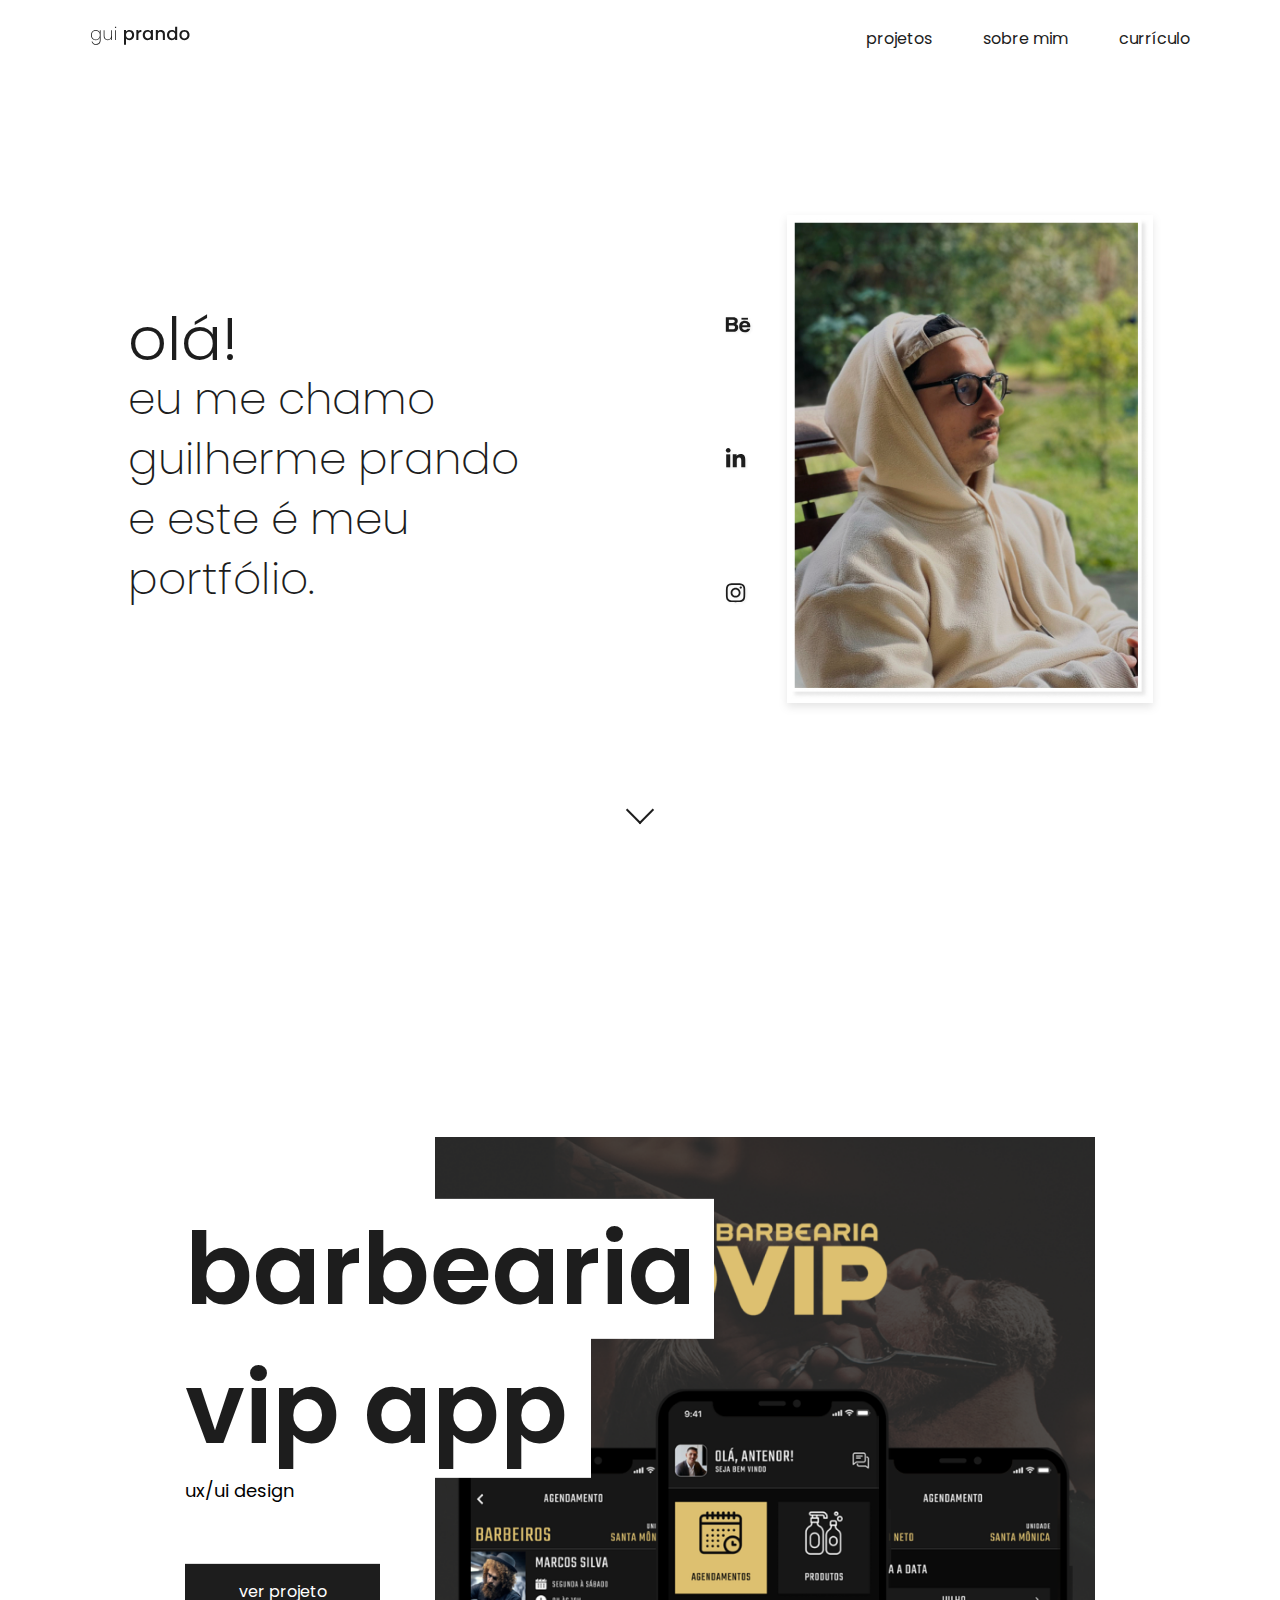
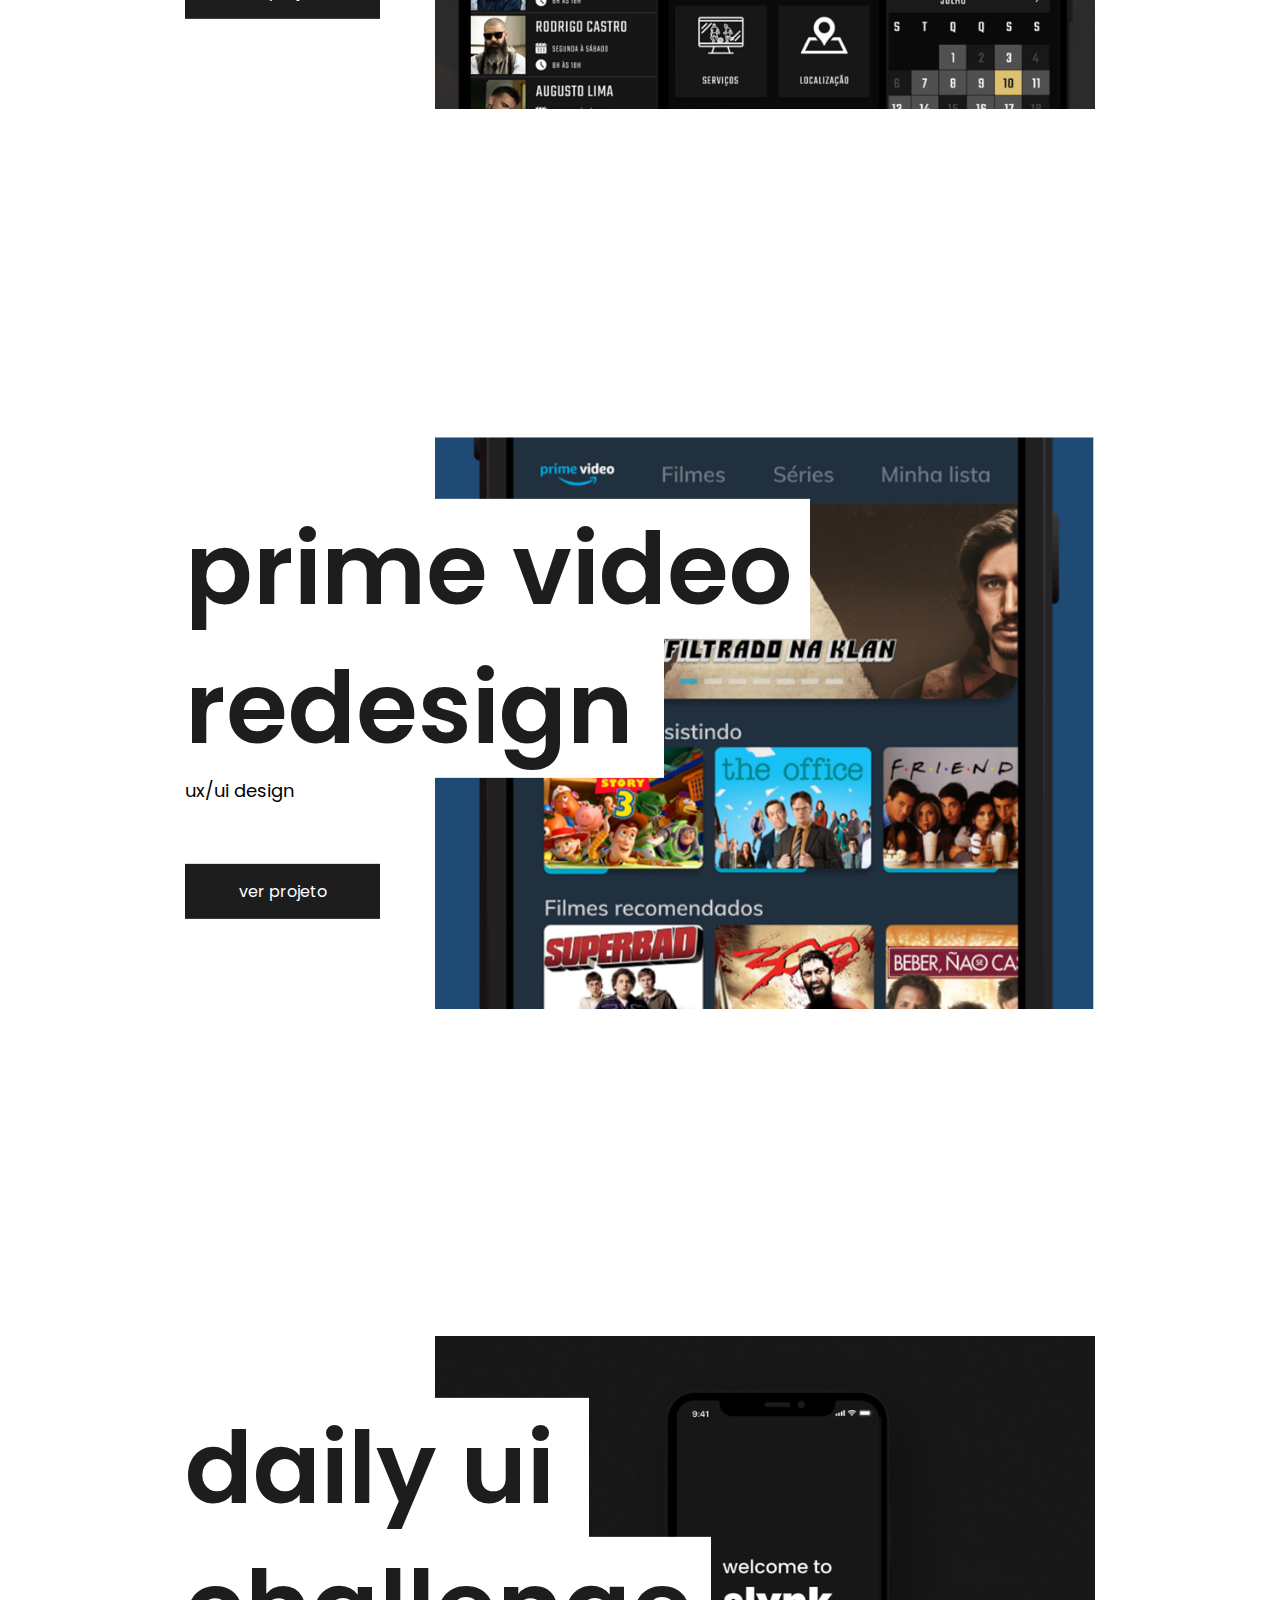
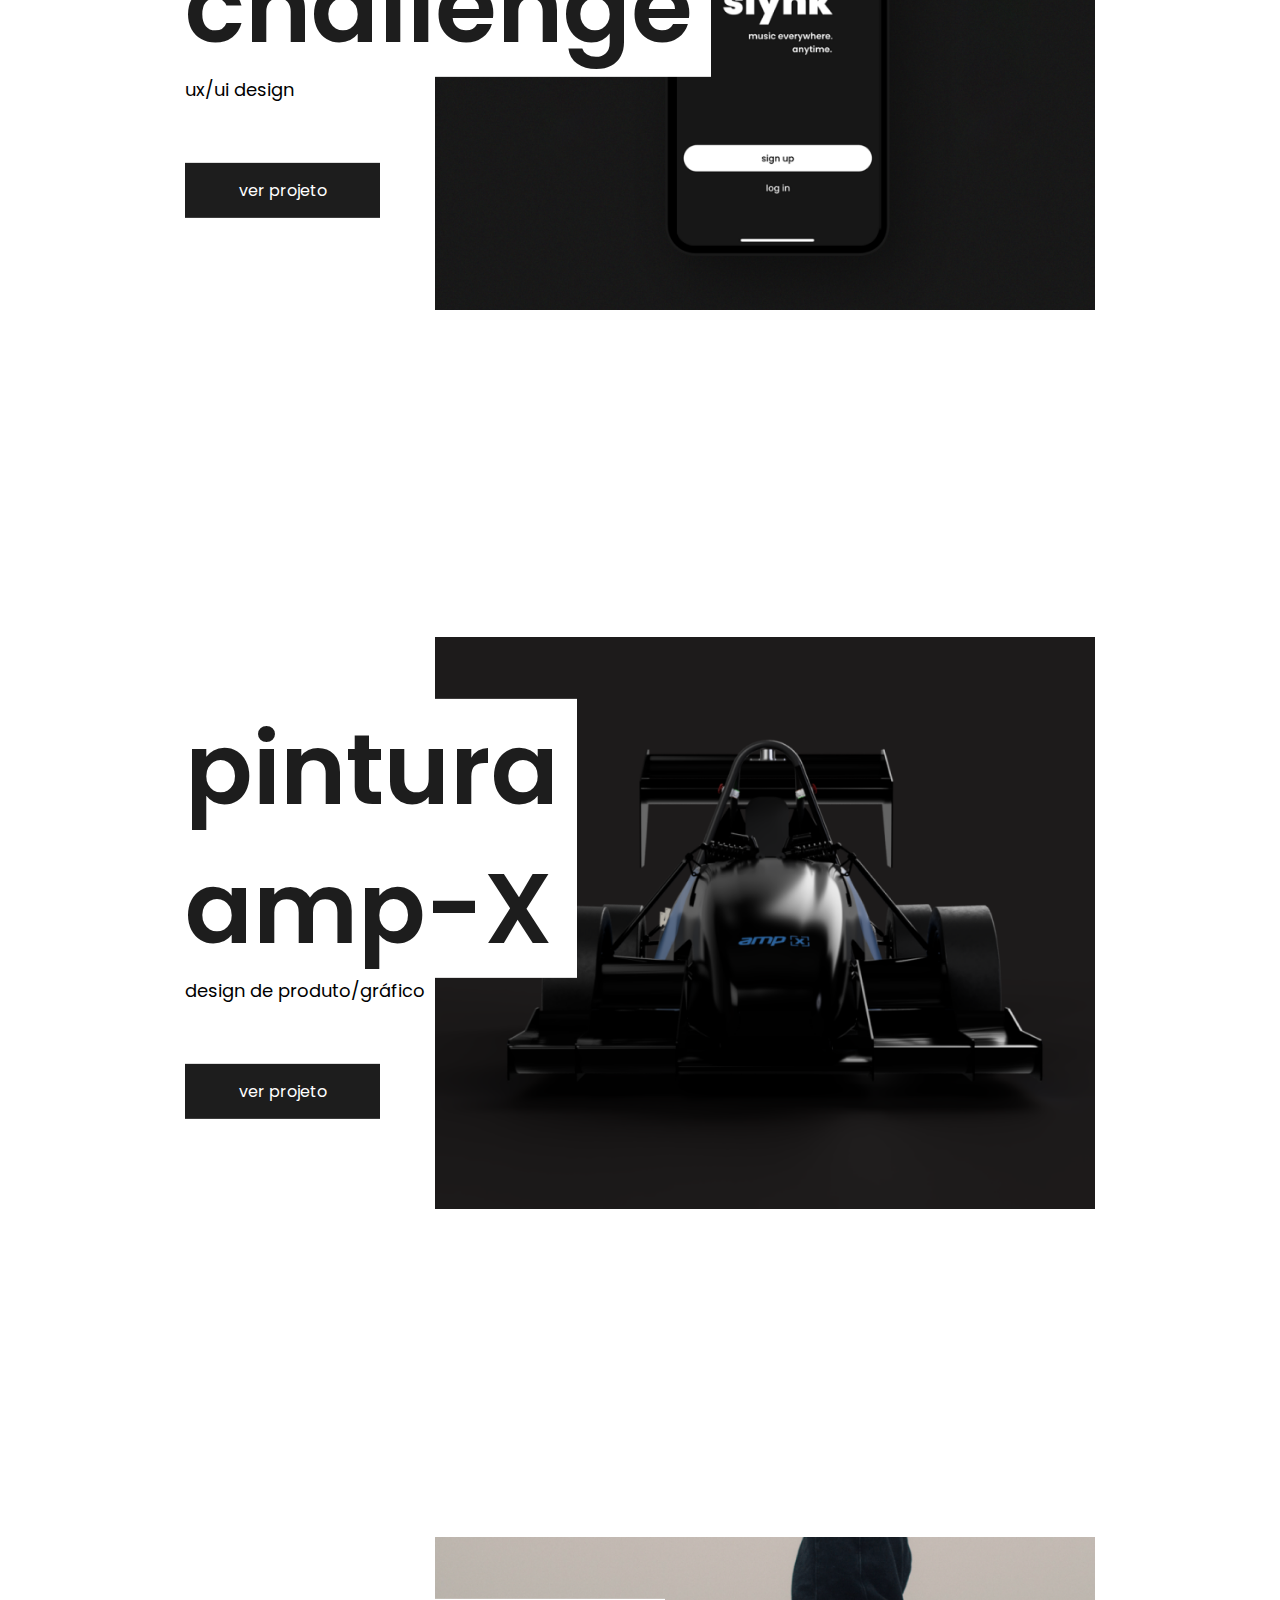
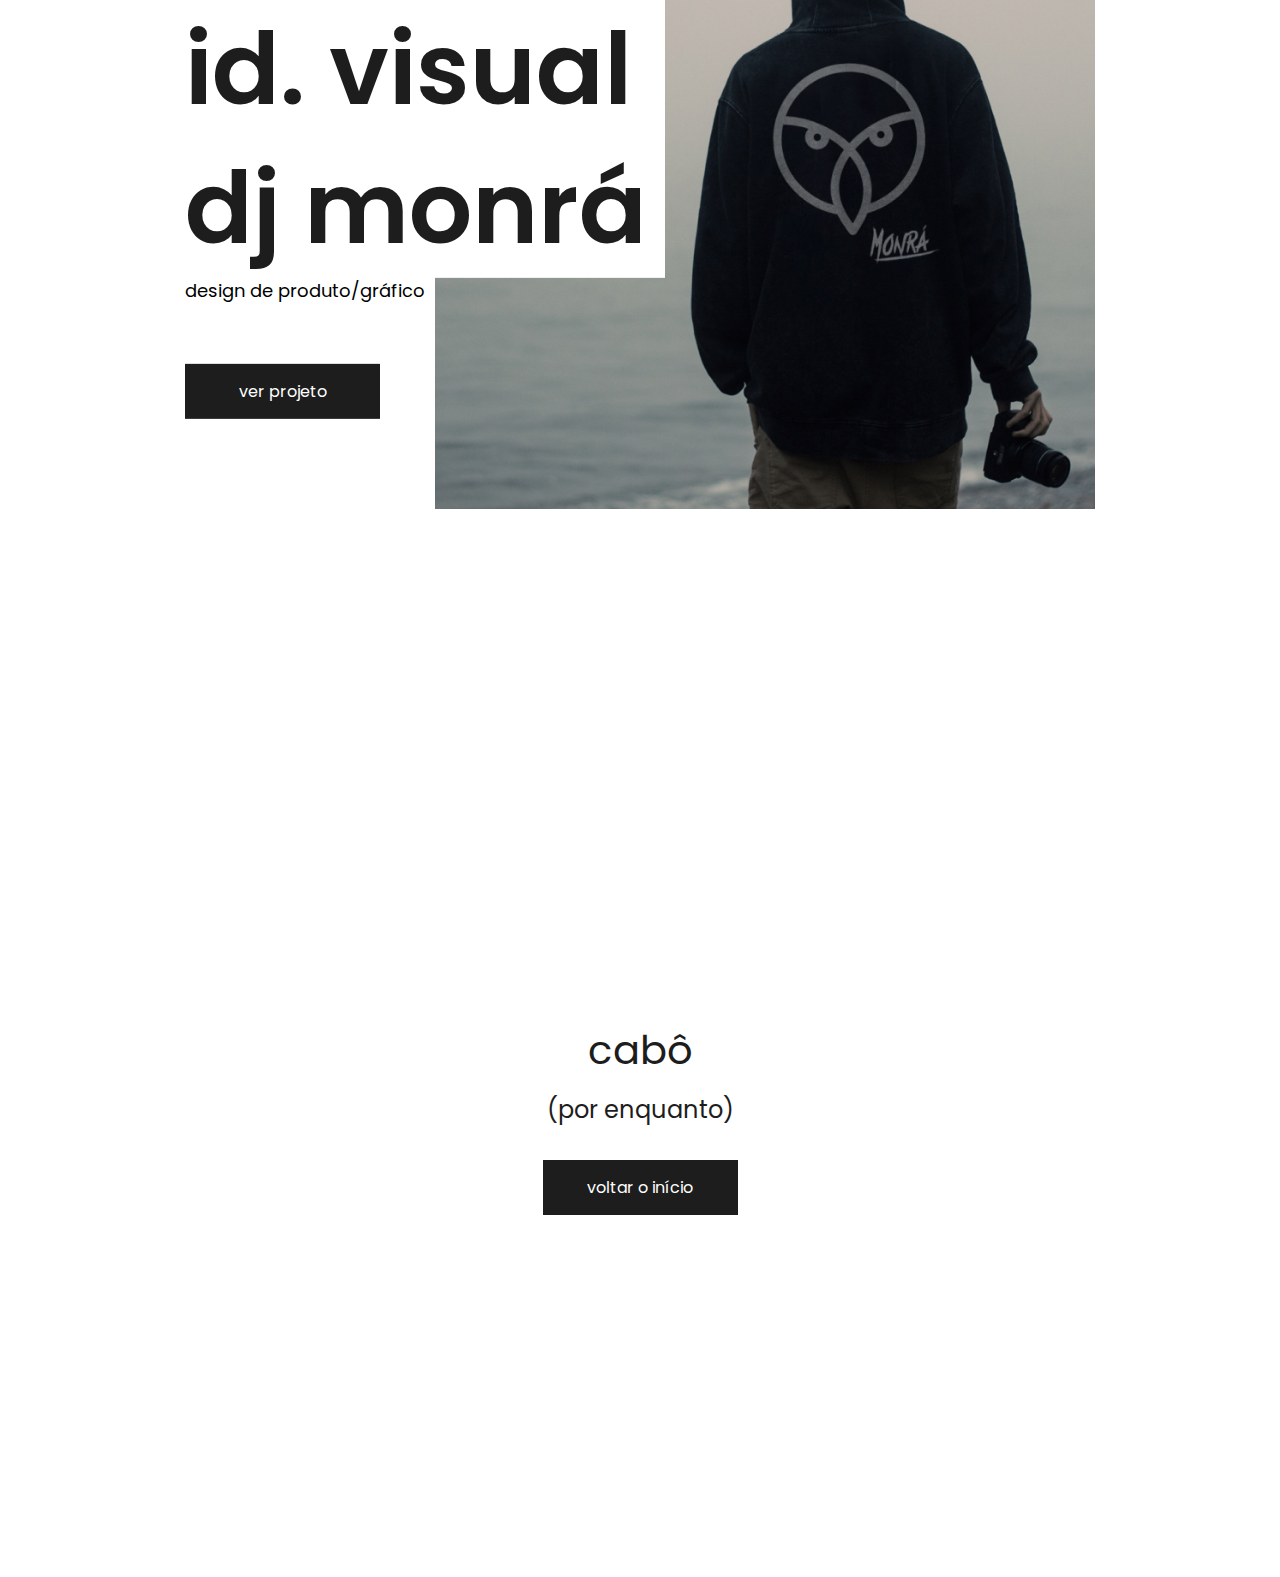
<file: index.html>
<!DOCTYPE html>
<html lang="pt-br">
<head>
    <meta charset="UTF-8">
    <meta name="viewport" content="width=device-width, initial-scale=1.0">
    <meta http-equiv="X-UA-Compatible" content="ie=edge">
    <link rel="stylesheet" type="text/css" href="./styles/style.css" media="screen" />
    <link rel="preconnect" href="https://fonts.gstatic.com">
    <link href="https://fonts.googleapis.com/css2?family=Poppins:ital,wght@0,100;0,200;0,300;0,400;0,500;0,600;0,700;0,800;0,900;1,100;1,200;1,300;1,400;1,500;1,600;1,700;1,800;1,900&display=swap" rel="stylesheet">
    <title>gui prando - ux/ui designer</title>
</head>
<body>
    <header> 
        <div class="container">
            <div class="logo">
                <a class="gui-logo" href="./index.html"> <img src="./img/img-perfil/gui prando.svg"> </a> 
            </div>
            <div class="menu">
                <div class="hamburger max-hamburger"></div>
            </div>
            <nav class="nav-bar max-nav">
                <ul>
                    <li><a href="#barbearia">projetos</a></li>
                    <li><a href="telas/projetos/sobre-mim.html">sobre mim</a></li>
                    <li><a target="_blank" href="https://drive.google.com/file/d/1qcm1auyBvw_4OjK1jBtsup6i3apD1RJL/view?usp=sharing">currículo</a></li>
                        <div class="redes-sociais-cel"> 
                            <a target="_blank" href="https://www.behance.net/guilhermeprando"> <img class="img-behance" src="./img/redes-sociais/behance.svg"> </a>
                            <a target="_blank" href="https://www.linkedin.com/in/guilhermeprando">  <img class="img-linkedin" src="./img/redes-sociais/linkedin.svg"> </a>
                            <a target="_blank" href="https://www.instagram.com/gui.gilmar"> <img class="img-instagram" src="./img/redes-sociais/instagram.svg"> </a>
                        </div>
                </ul>
            </nav>
        </div>
    </header>
       <section class="ghost"></section>
        <main>
            <section id="hello" class="hello">
                <div class="main-hello">
                    <div class="main-hello-wrapper"> 
                        <h1 class="h1-principal">
                        olá!
                        </h1>
                        <h2> 
                            eu me chamo guilherme prando e este é meu portfólio.
                        </h2> 
                    </div>                
                    <div class="redes-foto">
                        <div class="redes-sociais"> 
                            <a target="_blank" href="https://www.behance.net/guilhermeprando"> <img class="img-behance" src="./img/redes-sociais/behance.svg"> </a>
                            <a target="_blank" href="https://www.linkedin.com/in/guilhermeprando">  <img class="img-linkedin" src="./img/redes-sociais/linkedin.svg"> </a>
                            <a target="_blank" href="https://www.instagram.com/gui.gilmar"> <img class="img-instagram" src="./img/redes-sociais/instagram.svg"> </a>
                        </div>
                        <img class= "img-gui" id="img-gui" src="./img/img-perfil/img-gui-perfil.jpg">
                    </div>
                </div>
                        <div class="arrow">
                            <span></span>   
                        </div>
            </section>

           <section id="barbearia">
                <div class="main2">
                    <div>
                        <img class="img-work" src="./img/img-thumb/vip.png" alt="Barbearia Vip" onclick="location.href='./telas/projetos/barbearia-vip.html'">
                    </div>
                    <div class="work-text"> 
                        <div class="work-text-wrapper">
                            <h1 class="h1-work-title top-text" onclick="location.href='./telas/projetos/barbearia-vip.html'">
                                barbearia
                            </h1>
                            <h1 class="h1-work-title bottom-text" onclick="location.href='./telas/projetos/barbearia-vip.html'">
                                vip app
                            </h1>
                        <div class="work-subheader">
                            <p class="p-work">ux/ui design</p>
                            <button class="ver-button" onclick="location.href='./telas/projetos/barbearia-vip.html'">
                                ver projeto
                            </button>
                        </div>
                        </div>
                    </div>
                </div>
            </section>

            <section id="prime">
                <div class="main2">
                    <div>
                        <img class="img-work" src="./img/img-thumb/amazon.png" alt="Barbearia Vip" onclick="location.href='./telas/projetos/amazon-prime.html'">
                    </div>
                    <div class="work-text"> 
                        <div class="work-text-wrapper">
                            <h1 class="h1-work-title top-text" onclick="location.href='./telas/projetos/amazon-prime.html'">
                                prime video
                            </h1>
                            <h1 class="h1-work-title bottom-text" onclick="location.href='./telas/projetos/amazon-prime.html'">
                                redesign
                            </h1>
                        <div class="work-subheader">
                            <p class="p-work">ux/ui design</p>
                            <button class="ver-button" onclick="location.href='./telas/projetos/amazon-prime.html'">
                                ver projeto
                            </button>
                        </div>
                        </div>
                    </div>
                </div>
            </section>

            <section id="daily">
                <div class="main2">
                    <div>
                        <img class="img-work" src="./img/img-thumb/daily.png" alt="Daily" onclick="location.href='./telas/projetos/dailyui.html'">
                    </div>
                    <div class="work-text"> 
                        <div class="work-text-wrapper">
                            <h1 class="h1-work-title bottom-text" onclick="location.href='./telas/projetos/barbearia-vip.html'">
                                daily ui
                            </h1>
                            <h1 class="h1-work-title top-text" onclick="location.href='./telas/projetos/barbearia-vip.html'">
                                challenge
                            </h1>
                        <div class="work-subheader">
                            <p class="p-work">ux/ui design</p>
                            <button class="ver-button" onclick="location.href='./telas/projetos/dailyui.html'">
                                ver projeto
                            </button>
                        </div>
                        </div>
                    </div>
                </div>
            </section>

            <section id="ampera">
                <div class="main2">
                    <div>
                        <img class="img-work" src="./img/img-thumb/amp.png" alt="Amp" onclick="location.href='./telas/projetos/amp.html'">
                    </div>
                    <div class="work-text"> 
                        <div class="work-text-wrapper">
                            <h1 class="h1-work-title top-text" onclick="location.href='./telas/projetos/barbearia-vip.html'">
                                pintura
                            </h1>
                            <h1 class="h1-work-title bottom-text-bigger" onclick="location.href='./telas/projetos/barbearia-vip.html'">
                                amp-X
                            </h1>
                        <div class="work-subheader">
                            <p class="p-work-bigger">
                                design de produto/gráfico
                            </p>
                            <button class="ver-button" onclick="location.href='./telas/projetos/amp.html'">
                                ver projeto
                            </button>
                        </div>
                        </div>
                    </div>
                </div>
            </section>

            <section id="monra">
                <div class="main2">
                    <div>
                        <img class="img-work" src="./img/img-thumb/monra.png" alt="Monra" onclick="location.href='./telas/projetos/monra.html'">
                    </div>
                    <div class="work-text"> 
                        <div class="work-text-wrapper">
                            <h1 class="h1-work-title top-text" onclick="location.href='./telas/projetos/barbearia-vip.html'">
                                id. visual
                            </h1>
                            <h1 class="h1-work-title bottom-text-bigger" onclick="location.href='./telas/projetos/barbearia-vip.html'">
                                dj monrá
                            </h1>
                        <div class="work-subheader">
                            <p class="p-work-bigger">
                                design de produto/gráfico
                            </p>
                            <button class="ver-button" onclick="location.href='./telas/projetos/monra.html'">
                                ver projeto
                            </button>
                        </div>
                        </div>
                    </div>
                </div>
            </section>
            <section id="cabo">
                <div class="text-container">
                    <h1 class="h1-cabo">
                            cabô
                    </h1>
                    <h1 class="h1-por-enquanto">
                            (por enquanto)
                    </h1>
                    <button class="ver-button-fim" onclick="location.href='#hello'">
                            voltar o início
                    </button>
                </div>
            </section>
        </main>
        <script type="text/javascript" src="scripts/script.js"></script>
</body>
</html>
</file>
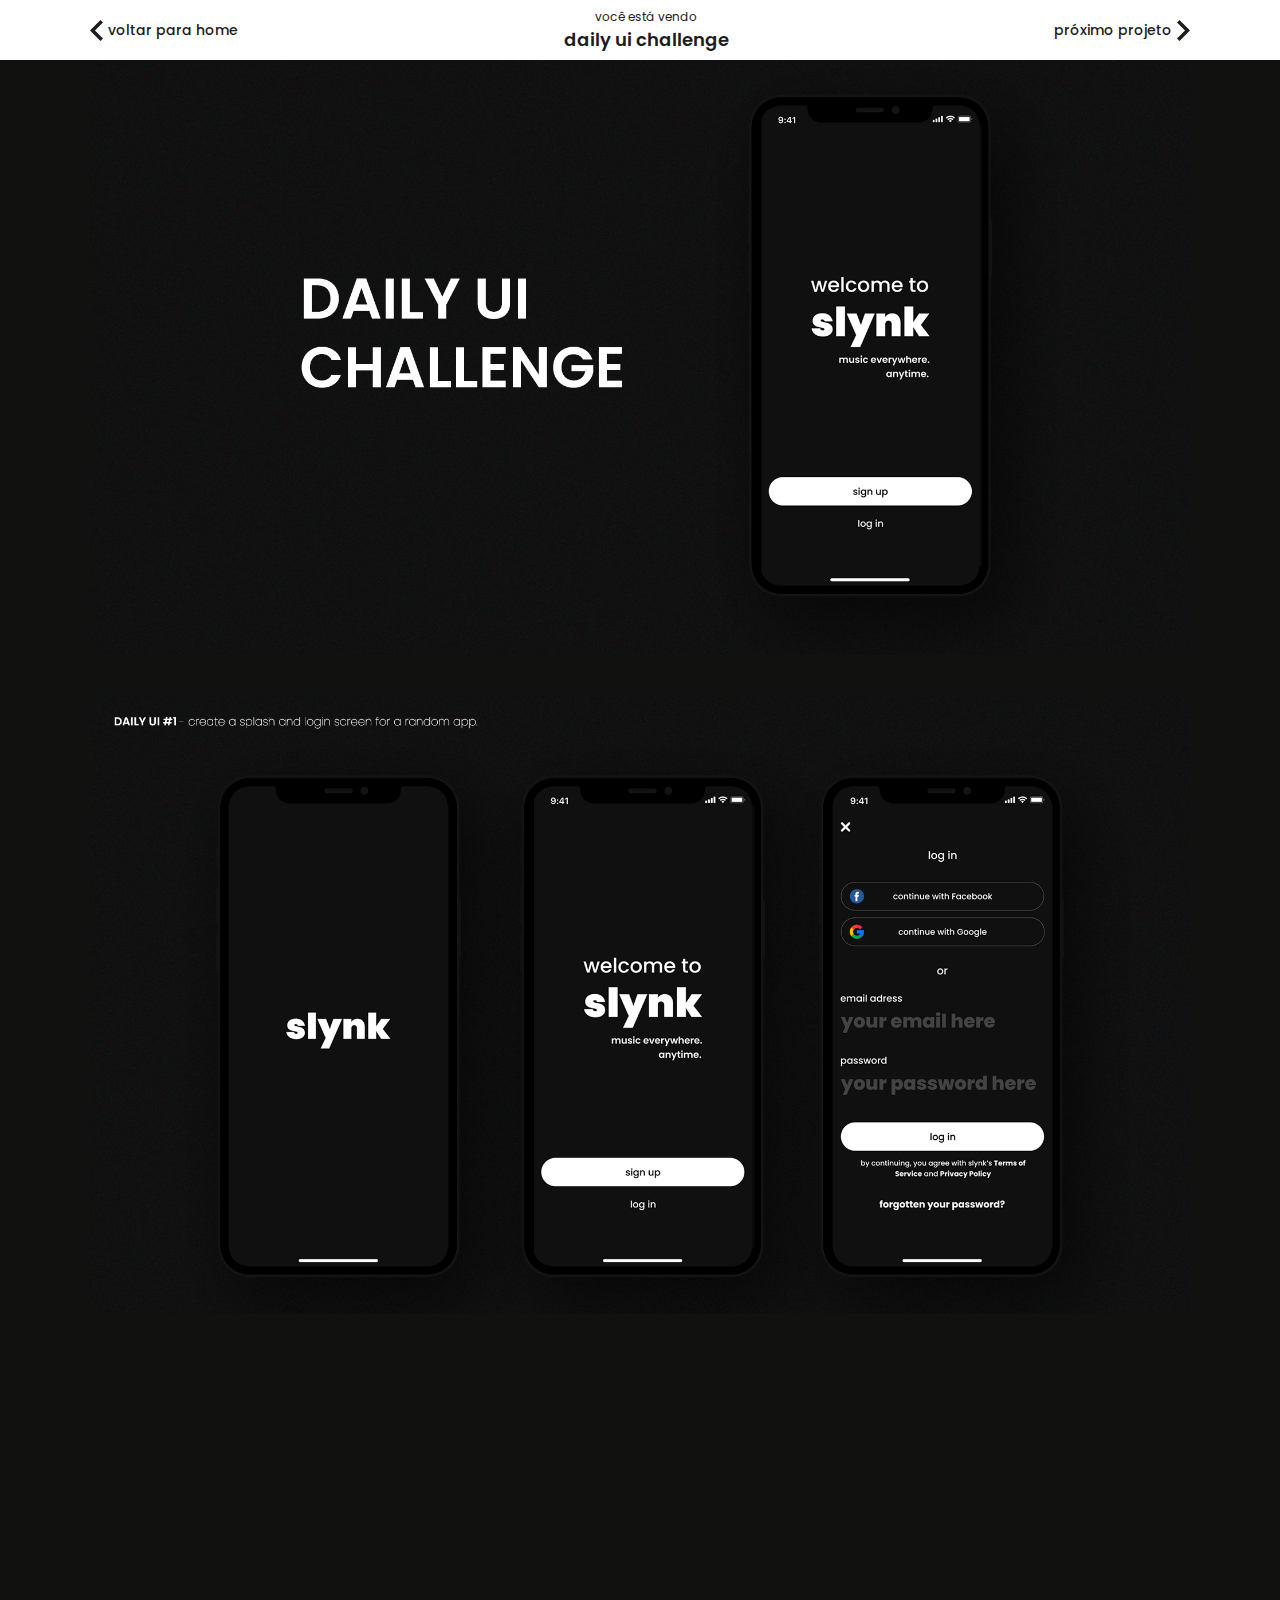
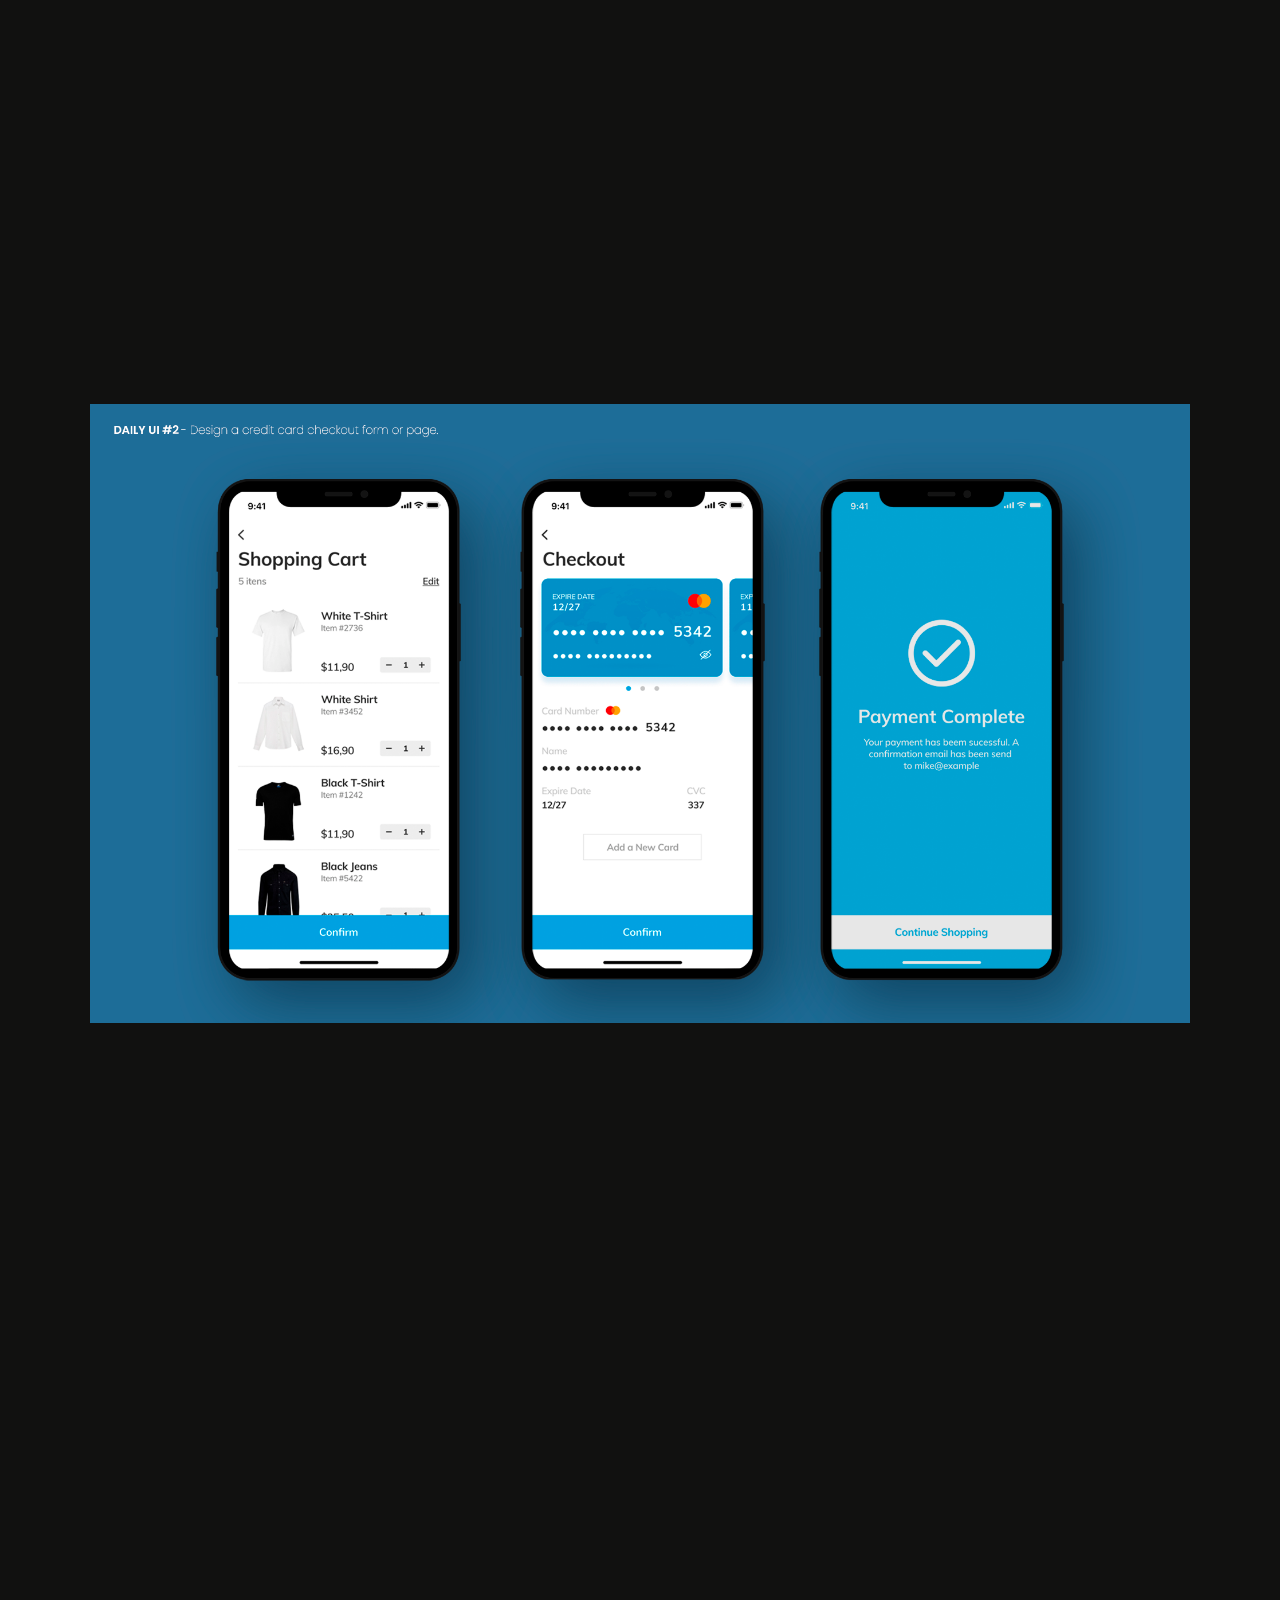
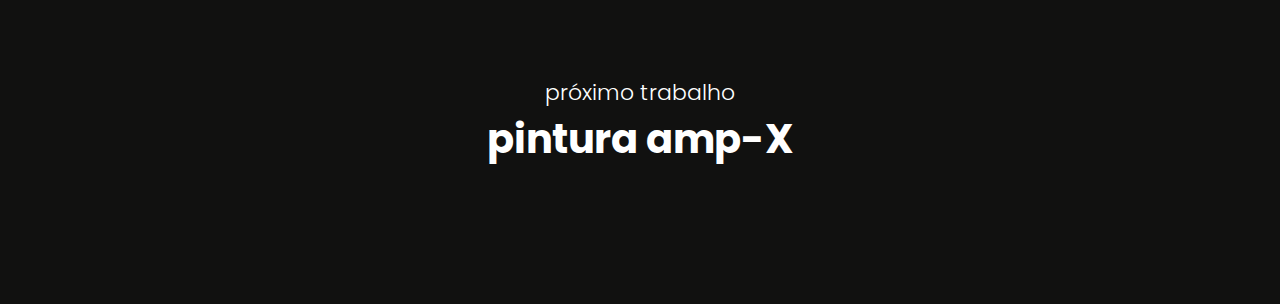
<file: telas/projetos/dailyui.html>
<!DOCTYPE html>
<html lang="pt-br">
<head>
    <meta charset="UTF-8">
    <meta name="viewport" content="width=device-width, initial-scale=1.0">
    <meta http-equiv="X-UA-Compatible" content="ie=edge">
    <link rel="stylesheet" type="text/css" href="../../styles/dailyui.css" media="screen" />
    <link rel="preconnect" href="https://fonts.gstatic.com">
    <link href="https://fonts.googleapis.com/css2?family=Poppins:ital,wght@0,100;0,200;0,300;0,400;0,500;0,600;0,700;0,800;0,900;1,100;1,200;1,300;1,400;1,500;1,600;1,700;1,800;1,900&display=swap" rel="stylesheet">
    <title>gui prando - ux/ui designer</title>
</head>
<body>
    <header> 
        <div class="container"> 
                <img class="arrow-left" src="../../img/arrow-left.svg" onclick="location.href='../../index.html#daily'"> 
                <h3 class="h3-voltar-para-home" onclick="location.href='../../index.html#daily'">voltar para home</h3> 
            <nav class="nav-bar">
                <h1 class="h1-voce-esta-vendo">
                    você está vendo
                </h1>
                <h2 class="h2-daily-ui-challenge">
                    daily ui challenge
                </h2>
            </nav> 
                <h3 class="h3-proximo-projeto" onclick="location.href='./amp.html'">próximo projeto</h3>
                <img class="arrow-right" src="../../img/arrow-right.svg" onclick="location.href='./amp.html'">
        </div>
    </header>
    <main class="main-daily">
            <img class="img-daily" src="../../img/trabalhos/daily-capa.png">
            <img class="img-daily" src="../../img/trabalhos/daily-1.png">
            <iframe class="daily-video" src="https://player.vimeo.com/video/543226853?autoplay=1&loop=1&autopause=0&portrait=0&byline=0&title=0" width="1650" height="1080" frameborder="0" ></iframe>
            <img class="img-daily" src="../../img/trabalhos/daily-2.png">
            <iframe class="daily-video" src="https://player.vimeo.com/video/543639809?autoplay=1&loop=1&autopause=0&portrait=0&byline=0&title=0" width="1650" height="1080" frameborder="0" ></iframe>
        <footer>
            <h1 class="footer-proximo-trabalho" onclick="location.href='./amp.html'">próximo trabalho</h1>
            <h2 class="footer-amp" onclick="location.href='./amp.html'">pintura amp-X</h2>
        </footer>
    </main>
</file>
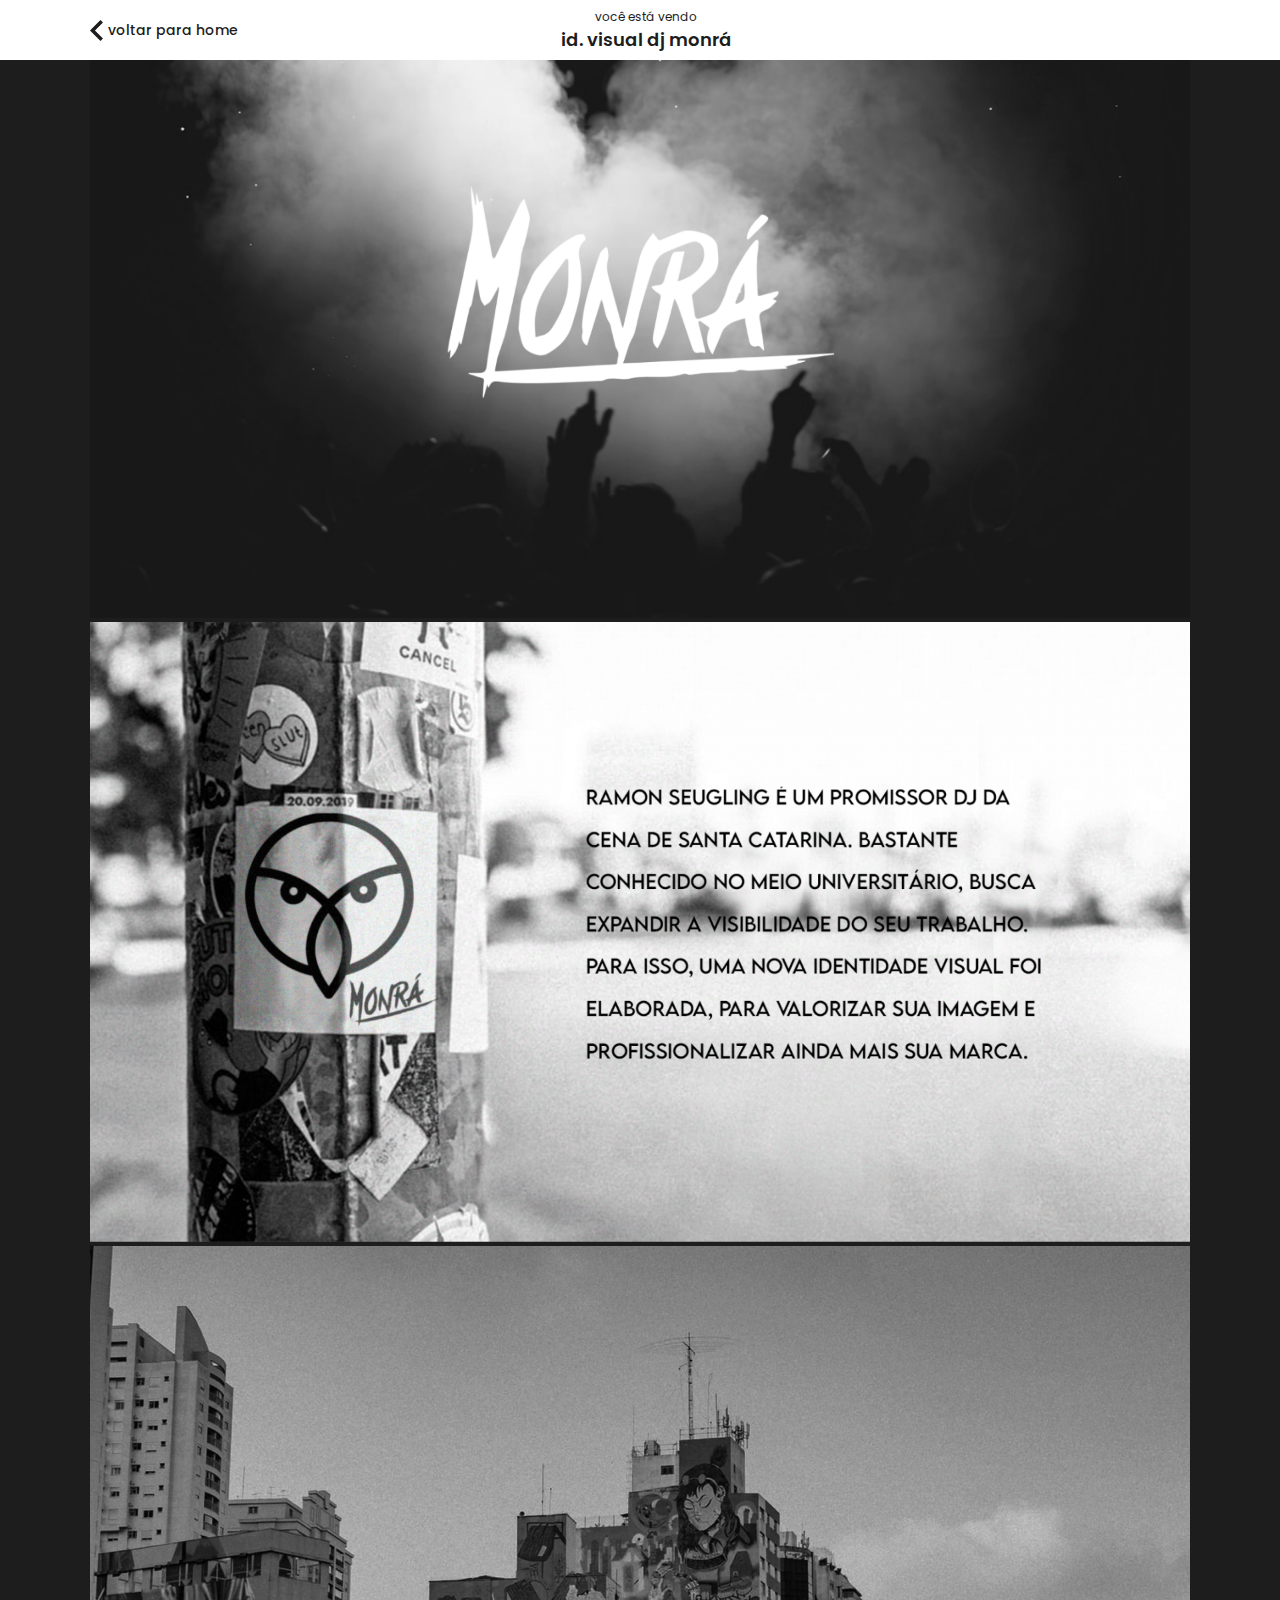
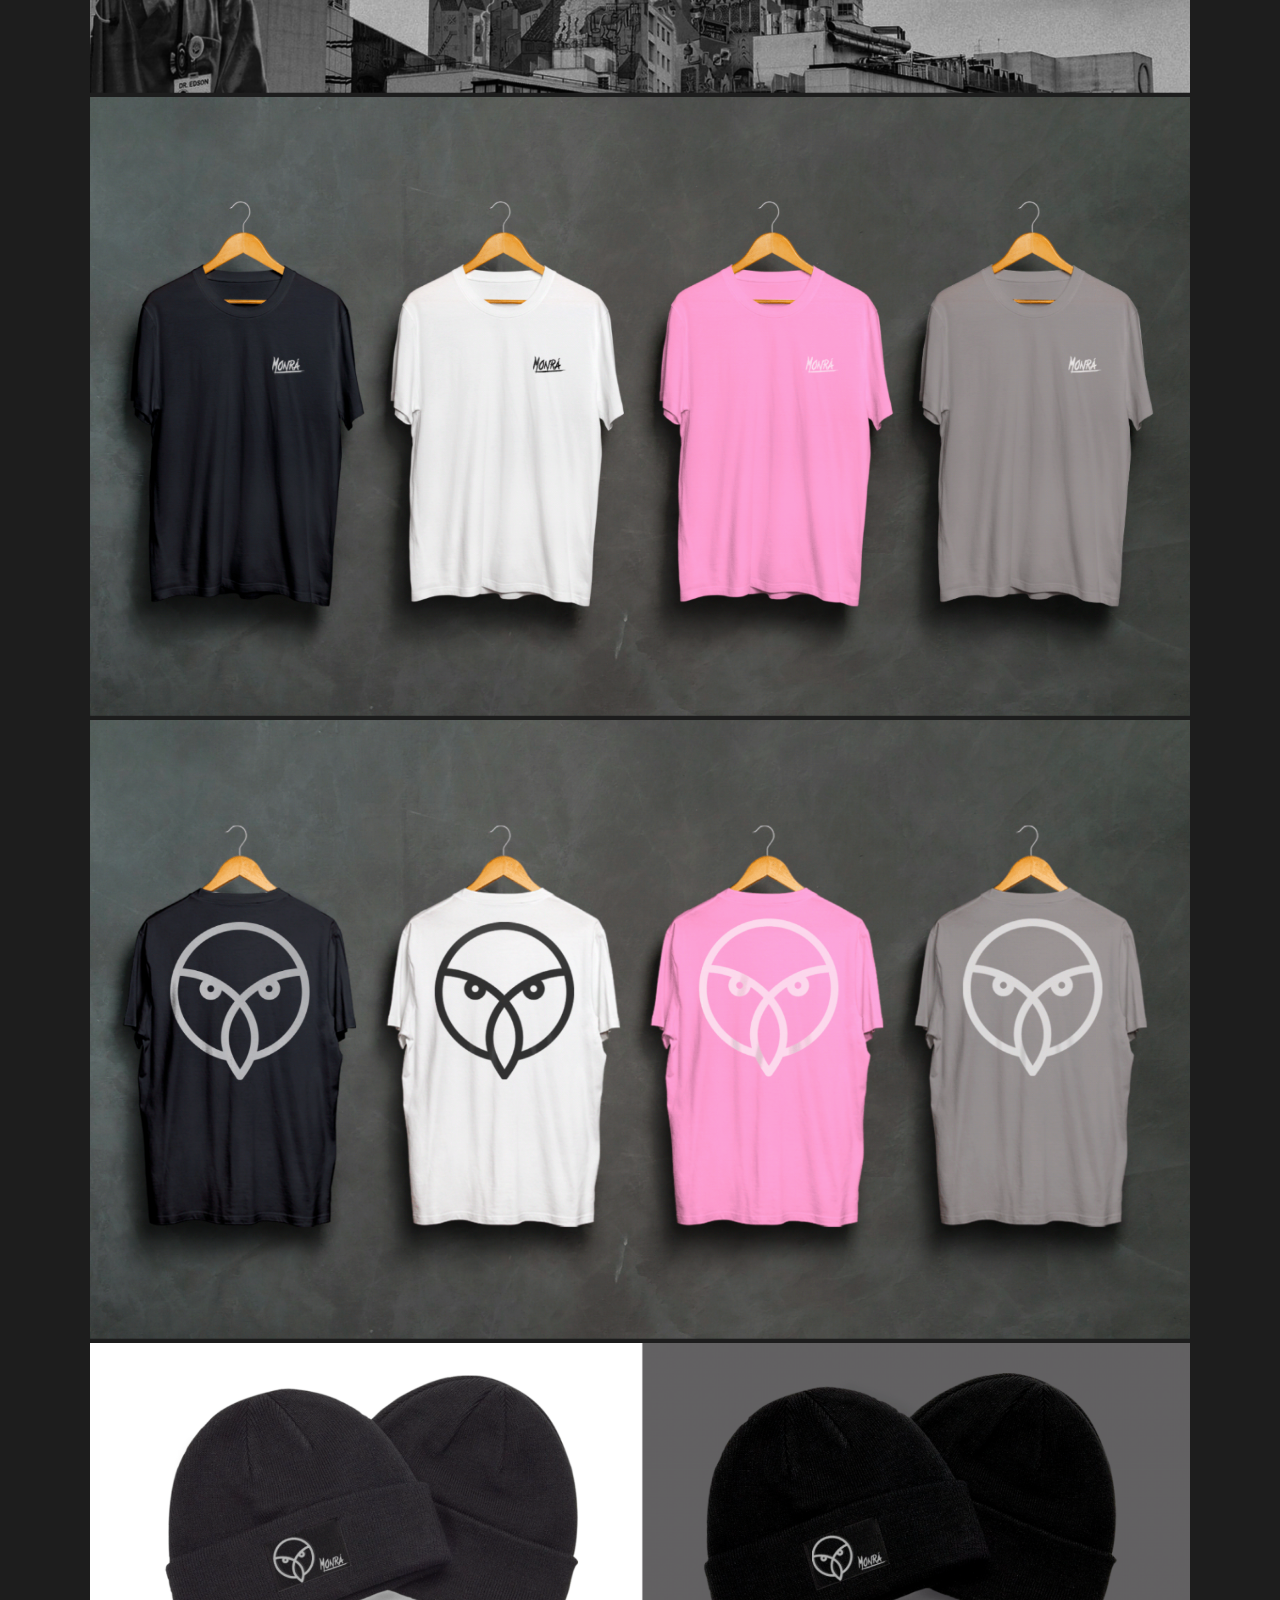
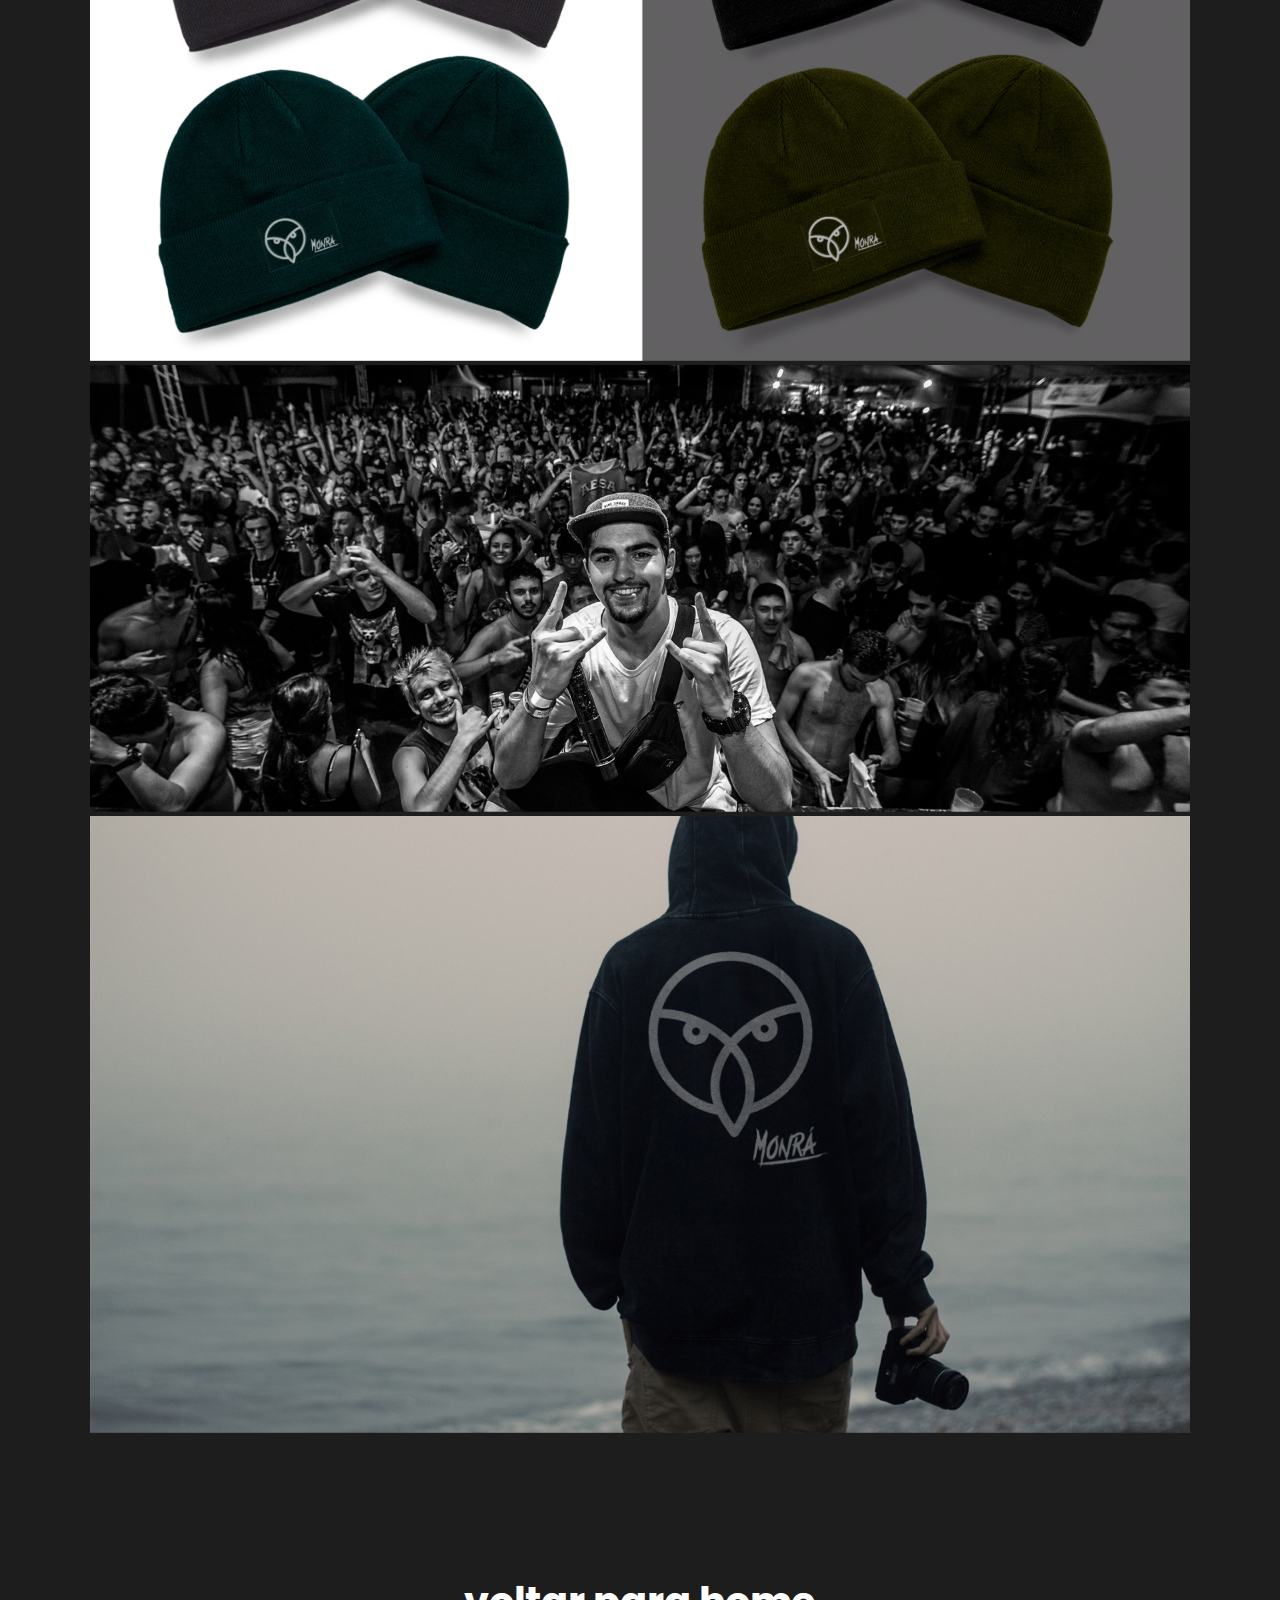
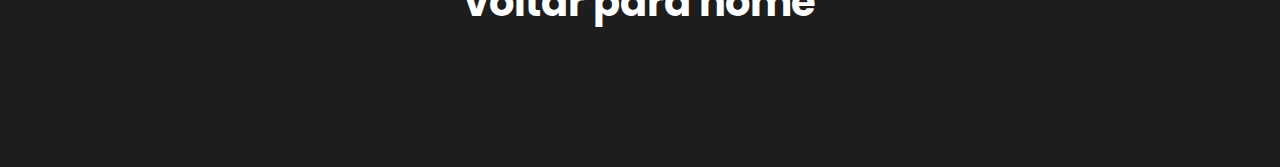
<file: telas/projetos/monra.html>
<!DOCTYPE html>
<html lang="pt-br">
<head>
    <meta charset="UTF-8">
    <meta name="viewport" content="width=device-width, initial-scale=1.0">
    <meta http-equiv="X-UA-Compatible" content="ie=edge">
    <link rel="stylesheet" type="text/css" href="../../styles/monra.css" media="screen" />
    <link rel="preconnect" href="https://fonts.gstatic.com">
    <link href="https://fonts.googleapis.com/css2?family=Poppins:ital,wght@0,100;0,200;0,300;0,400;0,500;0,600;0,700;0,800;0,900;1,100;1,200;1,300;1,400;1,500;1,600;1,700;1,800;1,900&display=swap" rel="stylesheet">
    <title>gui prando - ux/ui designer</title>
</head>
<body>
    <header> 
        <div class="container">
                    <img class="arrow-left" src="../../img/arrow-left.svg" onclick="location.href='../../index.html#monra'">
                    <h3 class="h3-voltar-para-home" onclick="location.href='../../index.html#monra'">voltar para home</h3>
            <nav class="nav-bar">
                <h1 class="h1-voce-esta-vendo">
                    você está vendo
                </h1>
                <h2 class="h2-id-visual-dj-monra">
                    id. visual dj monrá
                </h2>
            </nav>
                <h3 class="h3-proximo-projeto-disable">próximo projeto</h3>
                    <img class="arrow-right-disable" src="../../img/arrow-right.svg">
        </div>
    </header>
    <main class="main-monra">
            <img class="img-monra" src="../../img/trabalhos/monra-1.png">
            <img class="img-monra" src="../../img/trabalhos/monra-2.png">
            <img class="img-monra" src="../../img/trabalhos/monra-3.png">
            <img class="img-monra" src="../../img/trabalhos/monra-4.png">
            <img class="img-monra" src="../../img/trabalhos/monra-6.png">
            <img class="img-monra" src="../../img/trabalhos/monra-7.png">
            <img class="img-monra" src="../../img/trabalhos/monra-8.png">
            <img class="img-monra" src="../../img/trabalhos/monra-9.png">
        <footer>
            <h2 class="footer-home" onclick="location.href='../../index.html'">voltar para home</h2>
        </footer>
    </main>
</file>
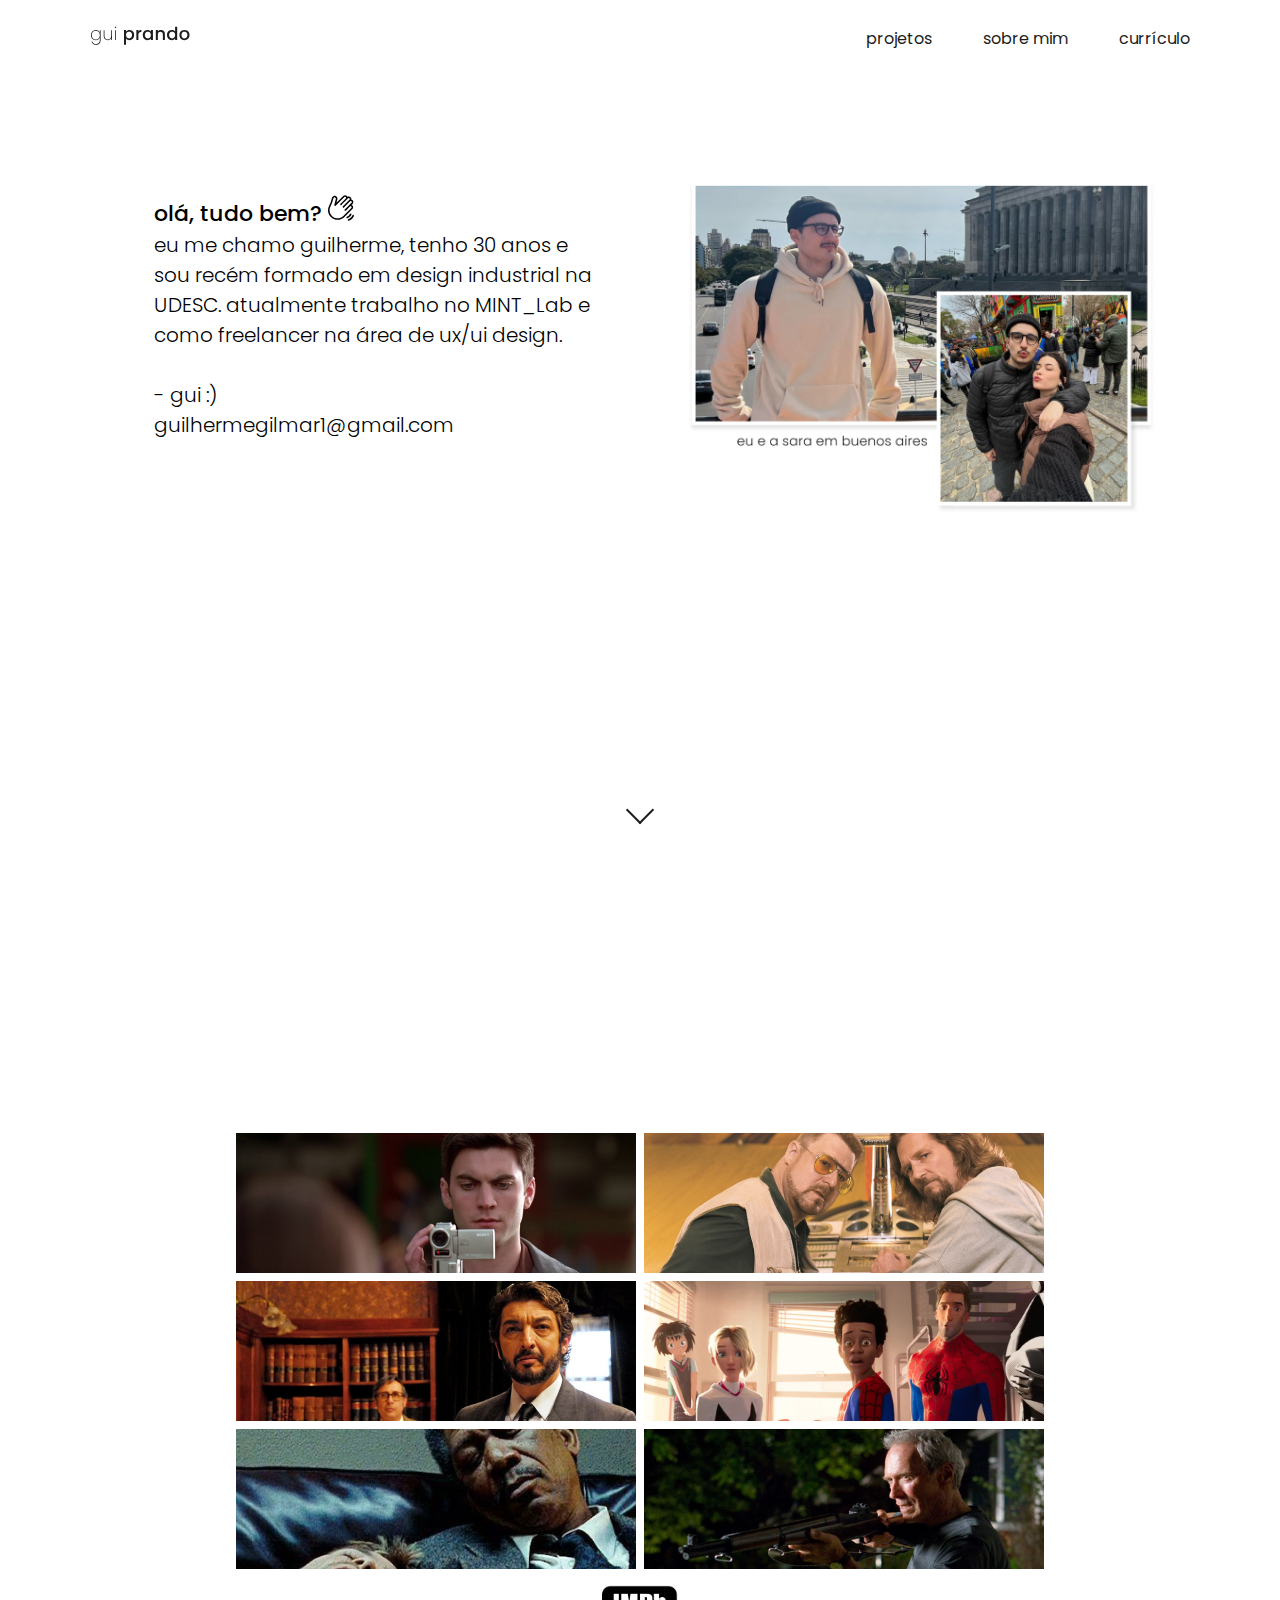
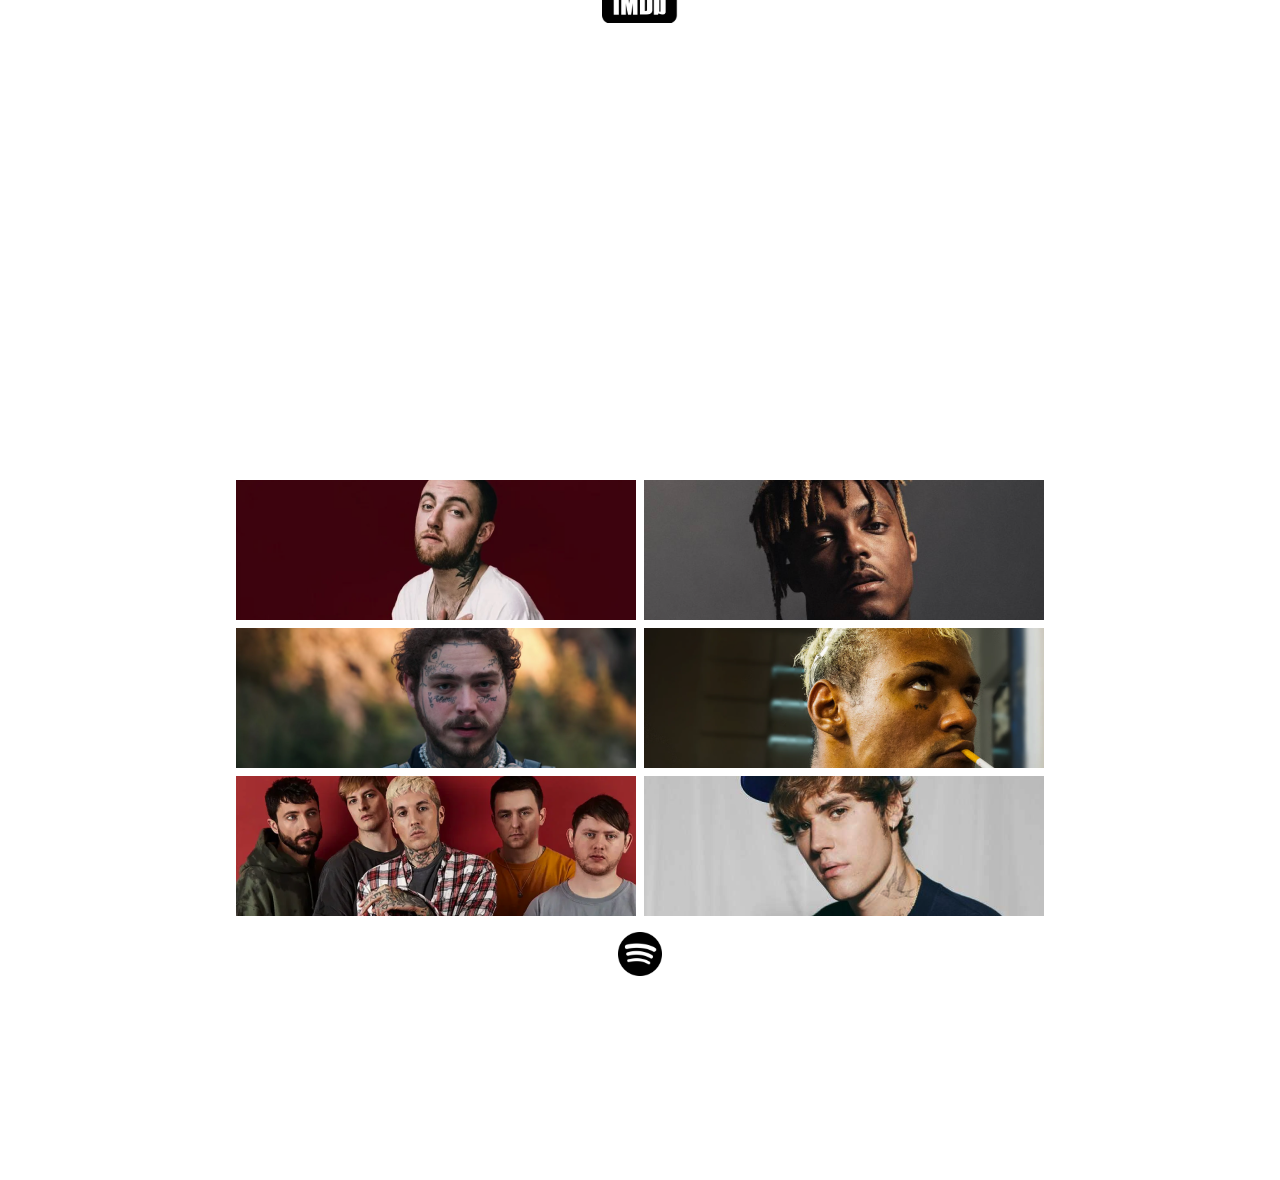
<file: telas/projetos/sobre-mim.html>
<!DOCTYPE html>
<html lang="pt-br">
<head>
    <meta charset="UTF-8">
    <meta name="viewport" content="width=device-width, initial-scale=1.0">
    <meta http-equiv="X-UA-Compatible" content="ie=edge">
    <link rel="stylesheet" type="text/css" href="../../styles/sobre-mim.css" media="screen" />
    <link rel="preconnect" href="https://fonts.gstatic.com">
    <link href="https://fonts.googleapis.com/css2?family=Poppins:ital,wght@0,100;0,200;0,300;0,400;0,500;0,600;0,700;0,800;0,900;1,100;1,200;1,300;1,400;1,500;1,600;1,700;1,800;1,900&display=swap" rel="stylesheet">
    <title>gui prando - ux/ui designer</title>
</head>
<body>
    <header> 
        <div class="container">
            <div class="logo">
                <a class="gui-logo" href="../../index.html"> <img src="../../img/img-perfil/gui prando.svg"> </a> 
            </div>
            <div class="menu">
                <div class="hamburger max-hamburger"></div>
            </div>
            <nav class="nav-bar max-nav">
                <ul>
                    <li><a href="../../index.html#barbearia">projetos</a></li>
                    <li><a href="../../telas/projetos/sobre-mim.html">sobre mim</a></li>
                    <li><a target="_blank" href="https://drive.google.com/file/d/1qcm1auyBvw_4OjK1jBtsup6i3apD1RJL/view?usp=sharing">currículo</a></li>
                        <div class="redes-sociais-cel"> 
                            <a target="_blank" href="https://www.behance.net/guilhermeprando"> 
                                <img class="img-behance" src="../../img/redes-sociais/behance.svg"> </a>
                            <a target="_blank" href="https://www.linkedin.com/in/guilhermeprando">  
                                <img class="img-linkedin" src="../../img/redes-sociais/linkedin.svg"> </a>
                            <a target="_blank" href="https://www.instagram.com/gui.gilmar"> 
                                <img class="img-instagram" src="../../img/redes-sociais/instagram.svg"> </a>
                        </div>
                </ul>
            </nav>
        </div>
    </header>
    <section class="ghost"></section>
    <main>
        
        <section id="sobre-mim" class="sobre-mim">
            <div class="main-sobre">
                <div>
                    <h1 class="h1-hello">
                        olá, tudo bem?  <img class="hello" src="../../img/hello.svg">
                    </h1>
                    <h1 id="about-me" class="h1-text"> 
                        eu me chamo guilherme, tenho {years} anos e sou
                        recém formado em design industrial na UDESC.
                        atualmente trabalho no MINT_Lab e como freelancer na área
                        de ux/ui design.
                    </h1> 
                    <h1 class="h1-text"> 
                        <br />
                        - gui :) 
                        <br />
                        <a href="mailto:guilhermegilmar1@gmail.com">
                                guilhermegilmar1@gmail.com
                        </a>
                    </h1> 
                </div>

                <div class="redes-foto">
                        <img class= "img-gui" src="../../img/img-perfil/img-gui-e-sara.jpg"> 
                </div>
            </div>     
                <div class="arrow">
                    <span></span> 
                </div>
        </section>

        <section id="movies" class="section-img">
            <ul class="grid-movies">
                <li class="american-beauty">
                    <a target="_blank" href="https://www.imdb.com/title/tt0169547/?ref_=nv_sr_srsg_0" alt="American Beauty IMDB">
                        <div class="text-opacity">
                            <div class="text">
                                <p>american <br /> beauty</p>
                            </div>
                        </div>
                    </a>
                </li>
                <li class="the-big-lebowski">
                    <a target="_blank" href="https://www.imdb.com/title/tt0118715/?ref_=nv_sr_srsg_0" alt="The Big Lebowski IMDB">
                        <div class="text-opacity">
                            <div class="text">
                                <p>the big <br /> lebowski</p>
                            </div>
                        </div>
                    </a>
                </li>
                <li class="el-secreto-de-sus-ojos">
                    <a target="_blank" href="https://www.imdb.com/title/tt1305806/?ref_=nv_sr_srsg_0" alt="El Secreto De Sus Ojos IMDB">
                        <div class="text-opacity">
                            <div class="text">
                                <p>el secreto <br /> de sus ojos</p>
                            </div>
                        </div>
                    </a>
                </li> 
                <li class="spider-man-into-the-spider-verse">
                    <a target="_blank" href="https://www.imdb.com/title/tt4633694/?ref_=nv_sr_srsg_7" alt="Spider Man: Into the Spider-Verse IMDB">
                        <div class="text-opacity">
                            <div class="text">
                                <p>spider man: <br /> into the spider verse</p>
                            </div>
                        </div>
                    </a>
                </li>
                <li class="se7en">
                    <a target="_blank" href="https://www.imdb.com/title/tt0114369/?ref_=nv_sr_srsg_0" alt="Se7en IMDB">
                        <div class="text-opacity">
                            <div class="text">
                                <p>se7en</p>
                            </div>
                        </div>
                    </a>
                </li>
                <li class="gran-torino">
                    <a target="_blank" href="https://www.imdb.com/title/tt1205489/" alt="Gran Torino IMDB">
                        <div class="text-opacity">
                            <div class="text">
                                <p>gran <br /> torino</p>
                            </div>
                        </div>
                    </a>
                </li>
            </ul>
            <div class="img-imdb">
                <a target="_blank" href="https://www.imdb.com/user/ur60059156/ratings?sort=date_added,desc&ratingFilter=10&mode=detail&ref_=undefined&lastPosition=0"> <img src="../../img/sobre-mim/filmes/imdb.svg"> </a>
            </div>
        </section>

        <section id="music" class="section-img">
            <ul class="grid-music">
                <li class="mac-miller">
                    <a target="_blank" href="https://www.youtube.com/watch?v=9Gbl-IDp1qc" alt="Mac Miller - Self Care">
                        <div class="text-opacity">
                            <div class="text">
                                <p>mac <br /> miller</p>
                            </div>
                        </div>
                    </a>
                </li>
                <li class="juice-wrld">
                    <a target="_blank" href="https://www.youtube.com/watch?v=mzB1VGEGcSU" alt="Juice Wrld - Lucid Dreams">
                        <div class="text-opacity">
                            <div class="text">
                                <p>juice <br /> wrld</p>
                            </div>
                        </div>
                    </a>
                </li>
                <li class="post-malone">
                    <a target="_blank" href="https://www.youtube.com/watch?v=i8Zi1DM7iR4" alt="Post Malone - Too Young">
                        <div class="text-opacity">
                            <div class="text">
                                <p>post <br /> malone</p>
                            </div>
                        </div>
                    </a>
                </li>
                <li class="yung-buda">
                    <a target="_blank" href="https://www.youtube.com/watch?v=68EiOsv_Oic" alt="Yung Buda - Piloto">
                        <div class="text-opacity">
                            <div class="text">
                                <p>yung <br /> buda</p>
                            </div>
                        </div>
                    </a>
                </li>
                <li class="bring-me-the-horizon">
                    <a target="_blank" href="https://www.youtube.com/watch?v=TkV5709EG5M" alt="Bring Me The Horizon - Drown">
                        <div class="text-opacity">
                            <div class="text">
                                <p>bring me <br /> the horizon</p>
                            </div>
                        </div>
                    </a>
                </li>
                <li class="justin-bieber">
                    <a target="_blank" href="https://www.youtube.com/watch?v=1WHPExTeOwg" alt="Justin Bieber - Hold On">
                        <div class="text-opacity">
                            <div class="text">
                                <p>justin <br /> bieber</p>
                            </div>
                        </div>
                    </a>
                </li>
            </ul>
                <div class="img-spotify">
                    <a target="_blank" href="https://open.spotify.com/user/gui.gilmar"> <img src="../../img/sobre-mim/musicas/spotify.svg"> </a>
                </div>
        </section>
        
    </main>
    <script type="text/javascript" src="../../scripts/script.js"></script>
</body>
</html>
</file>
<file: styles/style.css>
* {
    margin: 0;
    padding: 0;
    box-sizing: border-box;
    /* overflow: hidden; */
}

li {
    list-style: none;
}

a {
    text-decoration: none;
    width: 60px;    
}

body{
    padding: 0;
    margin: 0;
}

header {
    width: 100%;
    z-index: 30;
    position: fixed;
    background-color: #fff;
    transition: all 0.4s ease-in;
    height: 76px;
}

.max-header {
    background-color: #fff;
    height: 76px;
}

.min-header {
    background-color: #fff;
    height: 76px;
}

.container {
    height: 100%;
    margin: 0 auto;
    padding: 0 7vw;
    display: grid;
    grid-template-areas: 
        "lgo ... nav";
    grid-template-columns: auto 1fr auto;   
    align-content: center;
}

.logo {
    grid-area: lgo;
}

.logo .gui-logo img {
    transition: all 0.4s ease-in;
}

.max-logo .gui-logo img {
    height: 20px;
}

.min-logo .gui-logo img {
    height: 20px;
}

.nav-bar{
    grid-area: nav;
    display: grid;
    font-size: 16px;
    font-weight: 400;
    font-family: Poppins;
}

.nav-bar ul {
    display: grid;
    grid-auto-flow: column;
    grid-gap: 4vw;
}

.nav-bar a { 
    text-decoration:none; 
    text-align: center;
    color: #1d1d1d;
    transition: all 0.15s;
} 
.nav-bar a:hover {
    grid-auto-flow: column;
    color: #959595;
    text-align: center;
    font-weight: 400;
}

.nav-bar li:last-child {
    float: right;
}

.redes-sociais-cel {
    display: none;
}

.img-behance {
    margin-top: 2.6px;
    width: 46%;
}

.img-linkedin {
    width: 38%;
}

.img-instagram {
    margin-top: 3px;
    width: 38%;
}

.ghost {
    width: 100%;
    height: 8.6vh;
}

main {
    font-size: 35px;
}

main section {
    padding-left: 10vw;
    padding-right: 10vw;
    display: flex;
    justify-content: center;
    align-items: center;
}

main section:nth-child(odd) {
    height: 100vh;
}

main section:nth-child(even) {
    height: 100vh;
}

.menu-itens {
    display: flex;
    flex-direction: row;
    justify-content: space-between;
    width: 380px;
    color: #1D1D1D;
}
.menu-itens-text {
    font-family: Poppins;
    font-style: normal;
    font-weight: normal;
    font-size: 16px;
    color: #1D1D1D;
}

.main {
    position: relative;
    display: flex;
    flex: 1;
    flex-direction: row;
    justify-content: space-between;
    align-items: center;
    max-width: 1120px;
}

.main-hello {
    position: relative;
    display: flex;
    flex: 1;
    flex-direction: row;
    justify-content: space-between;
    align-items: center;
    margin-top: -18vh;
    max-width: 1240px;
}

.img-behance:hover {
    transition: all 0.2s;
    opacity: 60%;
}

.img-linkedin:hover {
    transition: all 0.2s;
    opacity: 60%;
}

.img-instagram:hover {
    transition: all 0.2s;
    opacity: 60%;
}

.h1-principal {
    cursor: default;
    font-family: Poppins;
    font-style: normal;
    font-weight: 300;
    font-size: 60px;
    line-height: 60px;
    color: #1D1D1D;
}

h2 {
    cursor: default;
    font-family: Poppins;
    font-style: normal;
    font-weight: 275;
    font-size: 44px;
    line-height: 60px;
    color: #1D1D1D;
    width: 420px;
}

#img-gui {
    width: 80%;
    height: 80%
}

.img-gui {
    width: 401px;
    height: 540px;
    box-sizing: border-box;
    border: 4px solid #FFFFFF;
    filter: drop-shadow(0px 4px 4px rgba(0, 0, 0, 0.1));
}

.redes-foto {
    margin: -30px;
    display: flex;
    align-items: center;
}

.redes-sociais {
    height: 500px;
    display: flex;
    flex-direction: column;
    /*align-items: center;*/
    justify-content: space-evenly;
    margin-right: 2px;
}

.arrow{
    position: absolute;
    bottom: 10vh;
    left: 50%;
    transform: translate(-50%,-50%);
}
.arrow span{
    display: block;
    width: 20px;
    height: 20px;
    border-bottom: 2px solid #1d1d1d;
    border-right: 2px solid #1d1d1d;
    transform: rotate(45deg);
    margin: -10px;
    animation: animate 2s infinite;
}
.arrow span:nth-child(2){
    animation-delay: -0.2s;
}
.arrow span:nth-child(3){
    animation-delay: -0.4s;
}
@keyframes animate {
    0%{
        opacity: 0;
        transform: rotate(45deg) translate(-20px,-20px);
    }
    50%{
        opacity: 1;
    }
    100%{
        opacity: 0;
        transform: rotate(45deg) translate(20px,20px);
    }
}

.h1-barbearia {
    font-family: Poppins;
    font-style: normal;
    font-weight: 600;
    font-size: 100px;
    color: #1D1D1D;
    background-color: #fff;
    line-height: 120px;
    width: 520px;
}

.h1-vip {
    font-family: Poppins;
    font-style: normal;
    font-weight: 600;
    font-size: 100px;
    color: #1D1D1D;
    background-color: #fff;
    width: 395px;
    line-height: 140px;
    margin-top: -20px;
}

.text-container {
    cursor: default;
    z-index: 1;
    margin-top: 0px;
}

.img-vip {
    position: absolute;
    right: 0;
    cursor: pointer;
    background-color: #ffffff;
    transition: transform .2s; 
}
  
  .img-vip:hover {
    background-color: #1d1d1d;
    transform: scale(1.02);
  }


.ver-button {
    background-color: #1d1d1d;
    width: 195px;
    height: 55px;
    color: #fff;
    font-family: 'Poppins', sans-serif;
    font-size: 16px;
    cursor: pointer;
    border: none;
    text-shadow: none;
    margin-top: 60px;
    transition: all 0.15s;
}

.ver-button:hover {
    background-color: #959595;
}

.img-amazon {
    position: absolute;
    right: 0;
    cursor: pointer;
    background-color: #ffffff;
    transition: transform .2s; 
}

    .img-amazon:hover {
    background-color: #1d1d1d;
    transform: scale(1.02);
  }

.p-amazon {
    font-family: 'Poppins', sans-serif;
    font-size: 18px;
    background-color: #fff;
    width: 120px;

}

.h1-prime-video {
    font-family: Poppins;
    font-style: normal;
    font-weight: 600;
    font-size: 100px;
    color: #1D1D1D;
    background-color: #fff;
    line-height: 120px;
    width: 620px;
}

.h1-redesign {
    font-family: Poppins;
    font-style: normal;
    font-weight: 600;
    font-size: 100px;
    color: #1D1D1D;
    background-color: #fff;
    width: 460px;
    line-height: 130px;
    margin-top: 0px;
}

.img-daily {
    position: absolute;
    right: 0;
    cursor: pointer;
    background-color: #ffffff;
    transition: transform .2s; 
}

.img-daily:hover {
    background-color: #1d1d1d;
    transform: scale(1.02);
  }

.p-daily {
    font-family: 'Poppins', sans-serif;
    font-size: 18px;
    background-color: #fff;
    width: 136px;
}

.h1-daily-ui {
    font-family: Poppins;
    font-style: normal;
    font-weight: 600;
    font-size: 100px;
    color: #1D1D1D;
    background-color: #fff;
    line-height: 120px;
    width: 390px;
}

.h1-challenge {
    font-family: Poppins;
    font-style: normal;
    font-weight: 600;
    font-size: 100px;
    color: #1D1D1D;
    background-color: #fff;
    width: 520px;
    line-height: 130px;
    margin-top: 0px;
}

.img-amp {
    position: absolute;
    right: 0;
    cursor: pointer;
    background-color: #ffffff;
    transition: transform .2s; 
}

.img-amp:hover {
    background-color: #1d1d1d;
    transform: scale(1.02);
  }

.p-amp {
    font-family: 'Poppins', sans-serif;
    font-size: 18px;
    margin-top: 4px;
    background-color: #fff;
    width: 246px;
}

.h1-pintura {
    font-family: Poppins;
    font-style: normal;
    font-weight: 600;
    font-size: 100px;
    color: #1D1D1D;
    background-color: #fff;
    line-height: 120px;
    width: 390px;
}

.h1-amp-x {
    font-family: Poppins;
    font-style: normal;
    font-weight: 600;
    font-size: 100px;
    color: #1D1D1D;
    background-color: #fff;
    width: 390px;
    line-height: 130px;
    margin-top: 0px;
}

.img-monra {
    position: absolute;
    right: 0;
    cursor: pointer;
    background-color: #ffffff;
    transition: transform .2s; 
}

.img-monra:hover {
    background-color: #1d1d1d;
    transform: scale(1.02);
  }


.p-monra {
    font-family: 'Poppins', sans-serif;
    font-size: 18px;
    margin-top: 4px;
    background-color: #fff;
    width: 246px;
}

.h1-id-visual {
    font-family: Poppins;
    font-style: normal;
    font-weight: 600;
    font-size: 100px;
    color: #1D1D1D;
    background-color: #fff;
    line-height: 120px;
    width: 480px;
}

.h1-dj-monra {
    font-family: Poppins;
    font-style: normal;
    font-weight: 600;
    font-size: 100px;
    color: #1D1D1D;
    background-color: #fff;
    width: 480px;
    line-height: 130px;
    margin-top: 0px;
}

.h1-cabo {
    font-family: Poppins;
    font-style: normal;
    font-weight: 400;
    font-size: 40px;
    color: #1D1D1D;
    line-height: 20px;
    text-align: center;
}

.h1-por-enquanto {
    font-family: Poppins;
    font-style: normal;
    font-weight: 400;
    font-size: 24px;
    color: #1D1D1D;
    line-height: 100px;
    text-align: center;
}

.ver-button-fim {
    background-color: #1d1d1d;
    width: 195px;
    height: 55px;
    color: #fff;
    font-family: 'Poppins', sans-serif;
    font-size: 16px;
    cursor: pointer;
    border: none;
    text-shadow: none;
    transition: all 0.15s;
    text-align: center;
}

.ver-button-fim:hover {
    background-color: #959595;
}

html {
    scroll-behavior: smooth;
  }

body::-webkit-scrollbar {
    width: 6px;              
  }
  
  body::-webkit-scrollbar-thumb {
    background-color: darkgrey;    
    border-radius: 2px;    
    border: 4px solid darkgrey; 
  }

  .section {
    display: flex;
    overflow-y: auto;
  }

  .section {
    display: flex;
    overflow-y: auto;
    scroll-snap-type: y mandatory;
    scroll-snap-type: y proximity;
  }
  
  .section__item {
    scroll-snap-align: start;
  }
  
  @media(max-width: 1024px) {

    .main {
        display: grid;
        justify-content: center;
        align-content: center;
        font-family: "Taxi Driver";
        font-size: 1em;
    }

    header {
        position: fixed;
    }
  
    .max-header {
        height: 77px;
    }
    .min-header {
        height: 77px;
    }
    .container {
        position: fixed;
        position: relative;
        padding: 0 7vw;
        grid-template-areas: 
            "lgo ... mnu";
    }

    .max-logo .gui-logo img {
        height: 20px;
    }
    
    .min-logo .gui-logo img {
        height: 20px;
    }

    .menu {
        grid-area: mnu;
        display: grid;
        align-content: center;
    }
    .hamburger {
        position: relative;
        width: 28px;
        height: 3px;
        transition: all 0.4s ease-out;
        color: #1d1d1d;
    }

    .hamburger::before {
        content: "";
        position: absolute;
        top: -8px;
        left: 0;
        width: 100%;
        height: 100%;
        transition: all 0.4s ease-out;
    }
    .hamburger::after {
        content: "";
        position: absolute;
        top: 8px;
        left: 0;
        width: 100%;
        height: 100%;
        transition: all 0.4s ease-out;
    }
    .max-hamburger, .max-hamburger::before, .max-hamburger::after {
        background-color: #1d1d1d;
    }
    .min-hamburger, .min-hamburger::before, .min-hamburger::after{
        background-color: #1d1d1d;
    }
    .close-btn {
        transform: rotateZ(45deg);
        width: 32px;
        
    }
    .close-btn::before, .close-btn::after {
        top: 0;
        transform: rotateZ(90deg)
    }
    .nav-bar {
        position: absolute;
        left: 0;
        width: 100%;
        background-color: #fff;
        transform: translateY(-150%);
        transition: all 0.4s ease-out;
    }

    .max-nav {
        top: 76px;
        height: calc(100vh - 76px);
    }
    .min-nav {
        top: 60px;
        height: calc(100vh - 60px);
    }
    .menu-opened {
        transform: translateY(0)
    }

    .nav-bar ul {
        display: flex;
        flex-direction: column;
        justify-content: center;
    }

    .nav-bar li {
        font-size: 36px;
        font-family: Poppins;
        font-weight: 400;
        text-align: center;
        margin-bottom: 40px;
    }

    .nav-bar a { 
        font-weight: 400;
    } 
    
    .redes-sociais {
        display: none;
    }

    .redes-sociais-cel {
        display: flex;
        margin-top: 10px;
        margin-left: -12px;
        align-self: center;
    }

    .redes-sociais-cel > a {
        margin-right: 16px;
        margin-left: 16px;
    }

    .min-nav a {
        font-size: 1em;
        color: #fff;
    } 
        
    #img-gui {
        width: 80%;
    }


    .h1-principal {
        cursor: default;
        font-family: Poppins;
        font-style: normal;
        font-weight: 300;
        font-size: 38px;
        line-height: 44px;
        color: #1D1D1D;
        width: 290px;
    }
    
    h2 {
        cursor: default;
        font-family: Poppins;
        font-style: normal;
        font-weight: 275;
        font-size: 32px;
        line-height: 44px;
        color: #1D1D1D;
        width: 290px;
    }

    .hello {
        padding-left: 16px
    }

    .img-vip {
        width: 100vw;
        align-items: center;
        justify-content: center;
        cursor: pointer;
        background-color: #ffffff;
        transition: transform .2s; 
    }

    .h1-barbearia {
        font-family: Poppins;
        font-style: normal;
        font-weight: 600;
        font-size: 22px;
        color: #1D1D1D;
        background-color: #fff;
        line-height: 120px;
        height: 30px;
        width: 200px;
    }
    
    .h1-vip {
        font-family: Poppins;
        font-style: normal;
        font-weight: 600;
        font-size: 22px;
        color: #1D1D1D;
        background-color: #fff;
        line-height: 140px;
        margin-top: -20px;
        width: 200px;
    }
          
    .p-vip {
        font-family: 'Poppins', sans-serif;
        font-size: 18px;
        background-color: #fff;
        width: 120px;
    }
    
    .text-container {
        flex-direction: column;
        justify-content: center;
        cursor: default;
        width: 100vw;
    }
    
    .ver-button {
        align-items: center;
        justify-content: center;
        background-color: #1d1d1d;
        width: 195px;
        height: 55px;
        color: #fff;
        font-family: 'Poppins', sans-serif;
        font-size: 16px;
        cursor: pointer;
        border: none;
        text-shadow: none;
        margin-top: 60px;
        transition: all 0.15s;
    }
    
    .img-amazon {
        width: 100vw;
        align-items: center;
        justify-content: center;
        cursor: pointer;
        background-color: #ffffff;
        transition: transform .2s; 
    }

    .h1-prime-video {
        font-family: Poppins;
        font-style: normal;
        font-weight: 600;
        font-size: 22px;
        color: #1D1D1D;
        background-color: #fff;
        line-height: 120px;
        height: 30px;
        width: 200px;
    }
    
    .h1-redesign {
        font-family: Poppins;
        font-style: normal;
        font-weight: 600;
        font-size: 22px;
        color: #1D1D1D;
        background-color: #fff;
        line-height: 140px;
        margin-top: -20px;
        width: 200px;
    }
          
    .p-amazon {
        font-family: 'Poppins', sans-serif;
        font-size: 18px;
        background-color: #fff;
        width: 120px;
    }

    .img-daily {
        width: 100vw;
        align-items: center;
        justify-content: center;
        cursor: pointer;
        background-color: #ffffff;
        transition: transform .2s; 
    }

    .h1-daily-ui {
        font-family: Poppins;
        font-style: normal;
        font-weight: 600;
        font-size: 22px;
        color: #1D1D1D;
        background-color: #fff;
        line-height: 120px;
        height: 30px;
        width: 200px;
    }
    
    .h1-challenge {
        font-family: Poppins;
        font-style: normal;
        font-weight: 600;
        font-size: 22px;
        color: #1D1D1D;
        background-color: #fff;
        line-height: 140px;
        margin-top: -20px;
        width: 200px;
    }
          
    .p-daily {
        font-family: 'Poppins', sans-serif;
        font-size: 18px;
        background-color: #fff;
        width: 120px;
    }

    .img-amp {
        width: 100vw;
        align-items: center;
        justify-content: center;
        cursor: pointer;
        background-color: #ffffff;
        transition: transform .2s; 
    }

    .h1-pintura {
        font-family: Poppins;
        font-style: normal;
        font-weight: 600;
        font-size: 22px;
        color: #1D1D1D;
        background-color: #fff;
        line-height: 120px;
        height: 30px;
        width: 200px;
    }
    
    .h1-amp-x {
        font-family: Poppins;
        font-style: normal;
        font-weight: 600;
        font-size: 22px;
        color: #1D1D1D;
        background-color: #fff;
        line-height: 140px;
        margin-top: -20px;
        width: 200px;
    }
          
    .p-amp {
        font-family: 'Poppins', sans-serif;
        font-size: 18px;
        background-color: #fff;
        width: 120px;
    }

    .img-monra {
        width: 100vw;
        align-items: center;
        justify-content: center;
        cursor: pointer;
        background-color: #ffffff;
        transition: transform .2s; 
    }

    .h1-id-visual {
        font-family: Poppins;
        font-style: normal;
        font-weight: 600;
        font-size: 22px;
        color: #1D1D1D;
        background-color: #fff;
        line-height: 120px;
        height: 30px;
        width: 200px;
    }
    
    .h1-dj-monra {
        font-family: Poppins;
        font-style: normal;
        font-weight: 600;
        font-size: 22px;
        color: #1D1D1D;
        background-color: #fff;
        line-height: 140px;
        margin-top: -20px;
        width: 200px;
    }
          
    .p-monra {
        font-family: 'Poppins', sans-serif;
        font-size: 18px;
        background-color: #fff;
        width: 120px;
    }

    .ver-button-fim {
        background-color: #1d1d1d;
        width: 195px;
        height: 55px;
        color: #fff;
        font-family: 'Poppins', sans-serif;
        font-size: 16px;
        cursor: pointer;
        border: none;
        text-shadow: none;
        transition: all 0.15s;
        text-align: center;
    }

    #cabo {
        display: flex;
        flex-direction: column;
        text-align: center;
        justify-content: center;
    }
}

@media (min-width: 1281px) and (max-width: 1360px) {

    .main-hello {
        max-width: 980px;
    }
}

@media (min-width: 1281px) and (max-width: 1600px) {

    .main-hello {
        max-width: 980px;
    }

    .img-vip {
        position: absolute;
        right: 0;
        cursor: pointer;
        background-color: #ffffff;
        transition: transform .2s; 
        width: 62%;
        margin: 200px 0 200px 0;
    }

    .img-amazon {
        position: absolute;
        right: 0;
        cursor: pointer;
        background-color: #ffffff;
        transition: transform .2s; 
        width: 62%;
        margin: 200px 0 200px 0;
    }
    
    .img-daily {
        position: absolute;
        right: 0;
        cursor: pointer;
        background-color: #ffffff;
        transition: transform .2s; 
        width: 62%;
        margin: 200px 0 200px 0;
    }

    .img-amp {
        position: absolute;
        right: 0;
        cursor: pointer;
        background-color: #ffffff;
        transition: transform .2s; 
        width: 62%;
        margin: 200px 0 200px 0;
    }

    .img-monra {
        position: absolute;
        right: 0;
        cursor: pointer;
        background-color: #ffffff;
        transition: transform .2s; 
        width: 62%;
        margin: 200px 0 200px 0;
    }

    .text-container {
        margin-left: 40px;
    }

    #cabo {
        display: flex;
        flex-direction: column;
        text-align: center;
        justify-content: center;
    }
}

@media (min-width: 1023px) and (max-width: 1279px) {
    .h1-barbearia {
        font-family: Poppins;
        font-style: normal;
        font-weight: 600;
        font-size: 80px;
        color: #1D1D1D;
        background-color: #fff;
        line-height: 100px;
        width: 420px;
    }
    
    .h1-vip {
        font-family: Poppins;
        font-style: normal;
        font-weight: 600;
        font-size: 80px;
        color: #1D1D1D;
        background-color: #fff;
        width: 320px;
        line-height: 120px;
    }
    
    .img-vip {
        position: absolute;
        right: 0;
        cursor: pointer;
        background-color: #ffffff;
        transition: transform .2s; 
        width: 60%;
        margin: 200px 0 200px 0;
    }

    .h1-prime-video {
        font-family: Poppins;
        font-style: normal;
        font-weight: 600;
        font-size: 80px;
        color: #1D1D1D;
        background-color: #fff;
        line-height: 100px;
        width: 500px;
    }
    
    .h1-redesign {
        font-family: Poppins;
        font-style: normal;
        font-weight: 600;
        font-size: 80px;
        color: #1D1D1D;
        background-color: #fff;
        width: 370px;
        line-height: 100px;
    }

    .img-amazon {
        position: absolute;
        right: 0;
        cursor: pointer;
        background-color: #ffffff;
        transition: transform .2s; 
        width: 60%;
        margin: 200px 0 200px 0;
    }
    
    .h1-daily-ui {
        font-family: Poppins;
        font-style: normal;
        font-weight: 600;
        font-size: 80px;
        color: #1D1D1D;
        background-color: #fff;
        line-height: 100px;
        width: 320px;
    }
    
    .h1-challenge {
        font-family: Poppins;
        font-style: normal;
        font-weight: 600;
        font-size: 80px;
        color: #1D1D1D;
        background-color: #fff;
        width: 420px;
        line-height: 120px;
    }

    .img-daily {
        position: absolute;
        right: 0;
        cursor: pointer;
        background-color: #ffffff;
        transition: transform .2s; 
        width: 60%;
        margin: 200px 0 200px 0;
    }

    .h1-pintura{
        font-family: Poppins;
        font-style: normal;
        font-weight: 600;
        font-size: 80px;
        color: #1D1D1D;
        background-color: #fff;
        line-height: 100px;
        width: 320px;
    }
    
    .h1-amp-x {
        font-family: Poppins;
        font-style: normal;
        font-weight: 600;
        font-size: 80px;
        color: #1D1D1D;
        background-color: #fff;
        width: 320px;
        line-height: 100px;
    }

    .img-amp {
        position: absolute;
        right: 0;
        cursor: pointer;
        background-color: #ffffff;
        transition: transform .2s; 
        width: 60%;
        margin: 200px 0 200px 0;
    }

    .h1-id-visual {
        font-family: Poppins;
        font-style: normal;
        font-weight: 600;
        font-size: 80px;
        color: #1D1D1D;
        background-color: #fff;
        line-height: 100px;
        width: 380px;
    }
    
    .h1-dj-monra {
        font-family: Poppins;
        font-style: normal;
        font-weight: 600;
        font-size: 80px;
        color: #1D1D1D;
        background-color: #fff;
        width: 380px;
        line-height: 100px;
    }

    .img-monra {
        position: absolute;
        right: 0;
        cursor: pointer;
        background-color: #ffffff;
        transition: transform .2s; 
        width: 60%;
        margin: 200px 0 200px 0;
    }

    .text-container {
        margin-left: 20px;
    }

    .ver-button {
        background-color: #1d1d1d;
        width: 195px;
        height: 55px;
        color: #fff;
        font-family: 'Poppins', sans-serif;
        font-size: 16px;
        cursor: pointer;
        border: none;
        text-shadow: none;
        margin-top: 60px;
        transition: all 0.15s;
    }

    #cabo {
        display: flex;
        flex-direction: column;
        text-align: center;
        justify-content: center;
    }

    .h1-cabo {
        font-family: Poppins;
        font-style: normal;
        font-weight: 400;
        font-size: 40px;
        color: #1D1D1D;
        line-height: 20px;
        text-align: center;
    }
    
    .h1-por-enquanto {
        font-family: Poppins;
        font-style: normal;
        font-weight: 400;
        font-size: 24px;
        color: #1D1D1D;
        line-height: 100px;
        text-align: center;
    }

    .ver-button-fim {
        background-color: #1d1d1d;
        width: 195px;
        height: 55px;
        color: #fff;
        font-family: 'Poppins', sans-serif;
        font-size: 16px;
        cursor: pointer;
        border: none;
        text-shadow: none;
        transition: all 0.15s;
    }
}

@media  (min-width: 600px) and (max-width: 1024px) {

    .h1-principal {
        font-size: 44px;
    }

    h2 {
        font-size: 38px;
        width: 360px;
        line-height: 50px;
    }

    .main-hello-wrapper {
        margin-left: 40px;
        margin-right: 10px;
    }

}

@media  (min-width: 600px) and (max-width: 740px) {

    .h1-principal {
        font-size: 36px;
    }

    h2 {
        font-size: 30px;
        width: 280px;
        line-height: 44px;
    }

    .main-hello-wrapper {
        margin-left: 40px;
        margin-right: 10px;
    }

}
    
@media (max-width: 599px) {
    .redes-foto {
        display: none;
    }
}

.main2 {
    display: flex;
    flex-direction: row-reverse;
}

.img-work {
    cursor: pointer;
    background-color: #ffffff;
    transition: transform .2s; 
    width: 660px;
}
  
.img-work:hover {
    background-color: #1d1d1d;
    transform: scale(1.02);
}

.work-text {
    position: relative;
    width: 250px;
}

.work-text-wrapper {
    position: absolute;
    transform: translateY(15%);
}

.h1-work-title {
    font-family: Poppins;
    font-style: normal;
    font-weight: 600;
    font-size: 100px;
    color: #1D1D1D;
    background-color: #fff;
    white-space: nowrap;
}

.p-work {
    font-family: 'Poppins', sans-serif;
    font-size: 18px;
    background-color: #fff;
    width: 120px;
}

.p-work-bigger {
    font-family: 'Poppins', sans-serif;
    font-size: 18px;
    background-color: #fff;
    width: 244px;
}

.ver-button {
    background-color: #1d1d1d;
    width: 195px;
    height: 55px;
    color: #fff;
    font-family: 'Poppins', sans-serif;
    font-size: 16px;
    cursor: pointer;
    border: none;
    text-shadow: none;
    margin-top: 60px;
    transition: all 0.15s;
}

.ver-button:hover {
    background-color: #959595;
}

.top-text {
    width: calc(100% + 18px)
}

.bottom-text {
    width: calc(76% + 18px)
}

.bottom-text-bigger {
    width: calc(100% + 18px);
}

@media (min-width: 1600px) {

    .h1-principal {
        font-size: 64px;        
    }

    h2 {
       font-size: 54px;   
       width: 480px;
       line-height: 70px;
    }

    .img-work {
        cursor: pointer;
        background-color: #ffffff;
        transition: transform .2s; 
        width: 800px;
    }

    .work-text-wrapper {
        position: absolute;
        transform: translateY(18%);
    }

    .h1-work-title {
        font-size: 100px;
    }

    .p-work {
        font-size: 18px;
        width: 200px;
    }

    .p-work-bigger {
        font-size: 18px;
        width: 250px;
    }

    .top-text {
        width: calc(100% + 18px)
    }

    .bottom-text {
        width: calc(76% + 18px)
    }
}


@media (max-width: 1023px) {
    .main2 {
        display: flex;
        flex-wrap: wrap;
        flex-direction: column;
        justify-content: center;
    }
    
    .work-text {
        width: 100%;
        display: flex;
        justify-content: center;
        margin-top: 16px;
    }

    .work-text-wrapper {
        position: static;
        transform: unset;

        display: flex;
        flex-wrap: wrap;
        width: 450px;
        justify-content: center;
    }

    .h1-work-title {
        font-family: Poppins;
        font-style: normal;
        font-weight: 600;
        font-size: 30px;
        color: #1D1D1D;
        background-color: #fff;
    }

    .p-work {
        font-size: 18px;
        text-align: center;
    }

    .h1-work-title:first-child {
        margin-right: 0.3em
    }

    .top-text {
        width: unset;
    }

    .bottom-text {
        width: unset;
    }

    .bottom-text-bigger {
        width: unset;
    }

    .work-subheader {
        display: flex;
        flex-direction: column;
        align-items: center;
    }

    .ver-button {
        margin-top: 48px;
    }

    .p-work-bigger {
        margin-top: 4px;
        font-size: 18px;
        text-align: center;
    }
}

@media (max-width: 500px) {
    .h1-work-title:first-child {
        margin-right: 0;
    }
        
    .work-text {
        margin-top: 2px;
    }

    .work-text-wrapper {
        width: unset;
        text-align: center;
        flex-direction: column;
    }

    .p-work-bigger {
        text-align: center;
    }
}

@media (max-width: 450px) {
    .work-text-wrapper {
        width: unset;
        flex-direction: column;
    }
}

@media (max-width: 600px) {
    .main2 {
        display: flex;
        flex-wrap: wrap;
    }

    .img-work {
        width: 100vw;
        align-items: center;
        justify-content: center;
        cursor: pointer;
        background-color: #ffffff;
        transition: transform .2s; 
    }
}

@media(max-width: 559px) {

    .container {
        position: fixed;
        position: relative;
        padding: 0 16px;
        grid-template-areas: "lgo ... mnu";
    }
}

@media (min-width: 1025px) {

    #hello {
        padding-top: 2vw;
    }

    .h1-work-title {
        line-height: 140px;
        margin-top: -1px;
        margin-bottom: -1px;
}
}
</file>
<file: styles/dailyui.css>
* {
    margin: 0;
    padding: 0;
    box-sizing: border-box;
    overflow-x: hidden;
    /* overflow: hidden; */
}

li {
    list-style: none;
}

a {
    text-decoration: none
}

body{
    width: 100vw;
    max-width: 100%;
    padding: 0;
    margin: 0;
}

header {
    width: 100vw;
    position: fixed;
    z-index: 30;
    height: 60px;
    background-color: #fff;
}

.container {
    height: 100%;
    margin: 0 auto;
    padding: 0 7vw;
    display: flex;
    grid-template-areas: 
        "lgo ... nav";
    grid-template-columns: auto 1fr auto;   
    align-items: center;
}

.nav-bar{
    cursor: default;
    margin: auto;
    font-family: Poppins;
    text-align: center;
    align-items: center;
}

.h1-voce-esta-vendo {
    color: #1d1d1d;
    font-size: 12px;
    font-weight: 400;
} 

.h2-daily-ui-challenge {
    color: #1d1d1d;
    font-size: 18px;
    font-weight: 600;
}

.arrow-left {
    color: #1d1d1d;
    cursor: pointer;
}

.h3-voltar-para-home {
    cursor: pointer;
    color: #1d1d1d;
    font-size: 14px;
    font-family: Poppins;
    font-weight: 500;
    margin-left: 0.4vw;
}

.arrow-right {
    color: #1d1d1d;
    cursor: pointer;
}

.h3-proximo-projeto {
    cursor: pointer;
    color: #1d1d1d;
    font-size: 14px;
    font-family: Poppins;
    font-weight: 500;
    margin-right: 0.4vw;
}

.nav-bar a { 
    text-decoration:none; 
    text-align: center;
    color: #1d1d1d;
    transition: all 0.15s;
} 
.nav-bar a:hover {
    grid-auto-flow: column;
    color: #959595;
    text-align: center;
    font-weight: 400;
}

.nav-bar li:last-child {
    float: right;
}

.main-daily {
    background-color: #111110;
}

.img-daily {
    margin: 4vh 7vw 0 7vw;
    width: 86vw;
    align-items: center;
}

.daily-video {
    margin: 0 7vw;
    width: 86vw;
    height: calc(50.4167vw)
}

.footer-proximo-trabalho {
    cursor: pointer;
    font-size: 22px;
    font-weight: 300;
    color: #ffffff;
    font-family: Poppins;
    display: flex;
    justify-content: center;
    align-items: center;
}

.footer-amp {
    cursor: pointer;
    font-size: 40px;
    color: #ffffff;
    font-family: Poppins;
    display: flex;
    justify-content: center;
    align-items: center;
    margin-bottom: 15vh;
}

html {
    scroll-behavior: smooth;
  }

body::-webkit-scrollbar {
    width: 6px;               /* width of the entire scrollbar */
  }
  
  body::-webkit-scrollbar-thumb {
    background-color: darkgrey;    /* color of the scroll thumb */
    border-radius: 2px;    /* roundness of the scroll thumb */
    border: 4px solid darkgrey;  /* creates padding around scroll thumb */
  }

  @media (max-width: 800px) {
    .h1-voce-esta-vendo {
        color: #1d1d1d;
        font-size: 12px;
        font-weight: 400;
    } 
    
    .h2-barbearia-vip-app {
        color: #1d1d1d;
        font-size: 18px;
        font-weight: 600;
    }
    
    .arrow-left {
        color: #1d1d1d;
        cursor: pointer;
    }
    
    .h3-voltar-para-home {
        color: #1d1d1d;
        cursor: pointer;
        font-size: 14px;
        font-family: Poppins;
        font-weight: 500;
        margin-left: 0.4vw;
        display: none;
    }
    
    .arrow-right {
        color: #1d1d1d;
        cursor: pointer;
    }
    
    .h3-proximo-projeto {
        color: #1d1d1d;
        cursor: pointer;
        font-size: 14px;
        font-family: Poppins;
        font-weight: 500;
        margin-right: 0.4vw;
        display: none;
    }

    .main-daily {
        margin: 60px 0 0 0;
    }

    .img-daily {
        margin: 0 0 0 0;
        width: 100%;
        align-items: center;
    }

    .footer-proximo-trabalho {
        cursor: pointer;
        font-size: 18px;
        font-weight: 300;
        color: #ffffff;
        font-family: Poppins;
        display: flex;
        justify-content: center;
        align-items: center;
    }

    .footer-amp {
        cursor: pointer;
        font-size: 24px;
        color: #ffffff;
        font-family: Poppins;
        display: flex;
        justify-content: center;
        align-items: center;
        margin-bottom: 15vh;
    }
}
</file>
<file: styles/monra.css>
* {
    margin: 0;
    padding: 0;
    box-sizing: border-box;
    overflow-x: hidden;
    /* overflow: hidden; */
}

li {
    list-style: none;
}

a {
    text-decoration: none
}

body{
    width: 100vw;
    max-width: 100%;
    padding: 0;
    margin: 0;
}

header {
    width: 100vw;
    position: fixed;
    z-index: 30;
    height: 60px;
    background-color: #fff;
}

.container {
    height: 100%;
    padding: 0 7vw;
    display: flex;
    grid-template-areas: 
        "lgo ... nav";
    grid-template-columns: auto 1fr auto;   
    align-items: center;
}

.nav-bar{
    cursor: default;
    margin: auto;
    font-family: Poppins;
    text-align: center;
    align-items: center;
}

.h1-voce-esta-vendo {
    color: #1d1d1d;
    font-size: 12px;
    font-weight: 400;
} 

.h2-id-visual-dj-monra {
    color: #1d1d1d;
    font-size: 18px;
    font-weight: 600;
}

.arrow-left {
    color: #1d1d1d;
    cursor: pointer;
}

.h3-voltar-para-home {
    color: #1d1d1d;
    cursor: pointer;
    font-size: 14px;
    font-family: Poppins;
    font-weight: 500;
    margin-left: 0.4vw;
}

.arrow-right-disable {
    opacity: 0;
}

.h3-proximo-projeto-disable {
    font-size: 14px;
    font-family: Poppins;
    font-weight: 500;
    margin-left: 0.4vw;
    cursor: default;
    opacity: 0;
}

.nav-bar a { 
    text-decoration:none; 
    text-align: center;
    color: #1d1d1d;
    transition: all 0.15s;
} 
.nav-bar a:hover {
    grid-auto-flow: column;
    color: #959595;
    text-align: center;
    font-weight: 400;
}

.nav-bar li:last-child {
    float: right;
}

.main-monra {
    background-color: #1d1d1d;
}

.img-monra {
    margin: 0 7vw 0 7vw;
    width: 86vw;
    align-items: center;
}

.footer-home {
    cursor: pointer;
    font-size: 40px;
    color: #ffffff;
    font-family: Poppins;
    display: flex;
    justify-content: center;
    align-items: center;
    margin-top: 15vh;
    margin-bottom: 15vh;
}

html {
    scroll-behavior: smooth;
  }

body::-webkit-scrollbar {
    width: 6px;               /* width of the entire scrollbar */
  }
  
  body::-webkit-scrollbar-thumb {
    background-color: darkgrey;    /* color of the scroll thumb */
    border-radius: 2px;    /* roundness of the scroll thumb */
    border: 4px solid darkgrey;  /* creates padding around scroll thumb */
  }

  @media (max-width: 800px) {
    .h1-voce-esta-vendo {
        color: #1d1d1d;
        font-size: 12px;
        font-weight: 400;
    } 
    
    .h2-barbearia-vip-app {
        color: #1d1d1d;
        font-size: 18px;
        font-weight: 600;
    }
    
    .arrow-left {
        color: #1d1d1d;
        cursor: pointer;
    }
    
    .h3-voltar-para-home {
        color: #1d1d1d;
        cursor: pointer;
        font-size: 14px;
        font-family: Poppins;
        font-weight: 500;
        margin-left: 0.4vw;
        display: none;
    }
    
    .arrow-right-disable {
        display: none;
        opacity: 0;
    }
    
    .h3-proximo-projeto-disable {
        display: none;
        font-size: 14px;
        font-family: Poppins;
        font-weight: 500;
        margin-left: 0.4vw;
        cursor: default;
        opacity: 0;
    }

    .main-monra {
        margin: 60px 0px 0px 0px;
        background-color: #1d1d1d;
    }
    
    .img-monra {
        margin: 0px 0px 0px 0px;
        width: 100%;
        align-items: center;
    }

    .footer-home {
        cursor: pointer;
        font-size: 24px;
        color: #ffffff;
        font-family: Poppins;
        display: flex;
        justify-content: center;
        align-items: center;
        margin-top: 15vh;
        margin-bottom: 15vh;
    }
}
</file>
<file: styles/sobre-mim.css>
* {
    margin: 0;
    padding: 0;
    box-sizing: border-box;
    /* overflow: hidden; */
}

main section:nth-child(odd) {
    height: 100vh;
}

main section:nth-child(even) {
    height: 100vh;
}

.ghost {
    width: 100%;
    height: 80px;
}

li {
    list-style: none;
}

a {
    text-decoration: none;
    color: #000000;
}

body{
    padding: 0;
    margin: 0;

}

header {
    width: 100%;
    position: fixed;
    z-index: 30;
    height: 76px;
    background-color: #fff;
}

.container {
    height: 100%;
    margin: 0 auto;
    padding: 0 7vw;
    display: grid;
    grid-template-areas: 
        "lgo ... nav";
    grid-template-columns: auto 1fr auto;   
    align-content: center;
}

.gui-logo {
    width: 20%;
}

.nav-bar {
    grid-area: nav;
    display: grid;
    font-size: 16px;
    font-weight: 400;
    font-family: Poppins;
}

.nav-bar ul {
    display: grid;
    grid-auto-flow: column;
    grid-gap: 4vw;
}

.nav-bar a { 
    text-decoration:none; 
    text-align: center;
    color: #1d1d1d;
    transition: all 0.15s;
} 
.nav-bar a:hover {
    grid-auto-flow: column;
    color: #959595;
    text-align: center;
    font-weight: 400;
}

.nav-bar li:last-child {
    float: right;
}

.redes-sociais-cel {
    display: none;
}

.img-behance {
    margin-top: 2.6px;
    width: 46%;
}

.img-linkedin {
    width: 46%;
}

.img-instagram {
    margin-top: 3px;
    width: 46%;
}

.ghost {
    width: 100%;
    height: 80px;
}

.sobre-mim {
    cursor: default;
    display: flex;
    justify-content: center;
    padding-top: 12vw;
    height: 100%;
    margin: 0 auto;
    
}

.main-sobre {
    display: flex;
}

.h1-hello {
    padding-top: 1vw;
    font-family: Poppins;
    font-weight: 500;
    font-size: 24px;
}

.h1-text {
    font-family: Poppins;
    font-weight: 300;
    font-size: 22px;
    max-width: 520px;
    text-align: left;
}

.section-img { 
    display: flex;
    flex-direction: column;
    align-items: center;
    justify-content: center;
}

.img-gui {
    margin-left: 80px;
    width: 100%;
    max-width: 500px;
}

.arrow{
    position: absolute;
    bottom: 10vh;
    left: 50%;
    transform: translate(-50%,-50%);
}
.arrow span{
    display: block;
    width: 20px;
    height: 20px;
    border-bottom: 2px solid #1d1d1d;
    border-right: 2px solid #1d1d1d;
    transform: rotate(45deg);
    margin: -10px;
    animation: animate 2s infinite;
}
.arrow span:nth-child(2){
    animation-delay: -0.2s;
}
.arrow span:nth-child(3){
    animation-delay: -0.4s;
}
@keyframes animate {
    0%{
        opacity: 0;
        transform: rotate(45deg) translate(-20px,-20px);
    }
    50%{
        opacity: 1;
    }
    100%{
        opacity: 0;
        transform: rotate(45deg) translate(20px,20px);
    }
}

.grid-movies {
    display: grid;
    grid-gap: 8px;
    grid-template-columns: 1fr 1fr;
    justify-content: center;
    align-items: center;
    margin-bottom: 40px;
}

.american-beauty {
    height: 174px;
    width: 444px;
    background-image: url(../img/sobre-mim/filmes/american-beauty.png);
    background-color: #cccccc;
}

.the-big-lebowski {
    background-image: url(../img/sobre-mim/filmes/the-big-lebowski.png);
    height: 174px;
    width: 444px;
}

.el-secreto-de-sus-ojos {
    background-image: url(../img/sobre-mim/filmes/el-secreto-de-sus-ojos.png);
    height: 174px;
    width: 444px;
}

.spider-man-into-the-spider-verse {
    background-image: url(../img/sobre-mim/filmes/spider-man-into-the-spider-verse.png);
    height: 174px;
    width: 444px;
}

.se7en {
    background-image: url(../img/sobre-mim/filmes/se7en.png);
    height: 174px;
    width: 444px;
}

.gran-torino {
    background-image: url(../img/sobre-mim/filmes/gran-torino.png);
    height: 174px;
    width: 444px;
}

.img-imdb {
    align-items: center;
    margin-bottom: 100px;
}

.img-imdb:hover {
    transition: all 0.2s;
    opacity: 60%;
}

.grid-music {
    display: grid;
    grid-gap: 8px;
    grid-template-columns: auto auto;
    justify-content: center;
    align-items: center;
}

.mac-miller {
    background-image: url(../img/sobre-mim/musicas/mac-miller.png);
    height: 174px;
    width: 444px;
}

.juice-wrld {
    background-image: url(../img/sobre-mim/musicas/juice-wrld.png);
    height: 174px;
    width: 444px;
}

.post-malone {
    background-image: url(../img/sobre-mim/musicas/post-malone.png);
    height: 174px;
    width: 444px;
}

.yung-buda {
    background-image: url(../img/sobre-mim/musicas/yung-buda.png);
    height: 174px;
    width: 444px;
}

.bring-me-the-horizon {
    background-image: url(../img/sobre-mim/musicas/bring-me-the-horizon.png);
    height: 174px;
    width: 444px;
}

.justin-bieber {
    background-image: url(../img/sobre-mim/musicas/justin-bieber.png);
    height: 174px;
    width: 444px;
}

.text-opacity {
    height: 174px;
    width: 444px;
    opacity: 0%;
}

.text {
    display: flex;
    justify-content: center;
    align-items: center;
    text-align: center;
    height: 174px;
    width: 444px;
    font-family: Poppins;
    font-size: 16px;
    font-weight: 500;
    line-height: 28px;
    color: white;
}

.text-opacity:hover {
    background-color: black;
    opacity: 80%;
    transition: all 0.2s;
}

.img-spotify {
    margin-top: 40px;
}

.img-spotify:hover {
    transition: all 0.2s;
    opacity: 60%;
}

html {
    scroll-behavior: smooth;
  }

body::-webkit-scrollbar {
    width: 6px;               /* width of the entire scrollbar */
  }
  
  body::-webkit-scrollbar-thumb {
    background-color: darkgrey;    /* color of the scroll thumb */
    border-radius: 2px;    /* roundness of the scroll thumb */
    border: 4px solid darkgrey;  /* creates padding around scroll thumb */
  }

@media(max-width: 1024px) {
    .main {
        display: grid;
        justify-content: center;
        align-content: center;
        font-family: "Taxi Driver";
        font-size: 1em;
    }

    header {
        position: fixed;
    }
  
    .max-header {
        height: 77px;
    }
    .min-header {
        height: 77px;
    }
    .container {
        position: fixed;
        position: relative;
        padding: 0 7vw;
        grid-template-areas: 
            "lgo ... mnu";
    }

    .max-logo .gui-logo img {
        height: 20px;
    }
    
    .min-logo .gui-logo img {
        height: 20px;
    }

    .menu {
        grid-area: mnu;
        display: grid;
        align-content: center;
    }
    .hamburger {
        position: relative;
        width: 28px;
        height: 3px;
        transition: all 0.4s ease-out;
        color: #1d1d1d;
    }

    .hamburger::before {
        content: "";
        position: absolute;
        top: -8px;
        left: 0;
        width: 100%;
        height: 100%;
        transition: all 0.4s ease-out;
    }
    .hamburger::after {
        content: "";
        position: absolute;
        top: 8px;
        left: 0;
        width: 100%;
        height: 100%;
        transition: all 0.4s ease-out;
    }
    .max-hamburger, .max-hamburger::before, .max-hamburger::after {
        background-color: #1d1d1d;
    }
    .min-hamburger, .min-hamburger::before, .min-hamburger::after{
        background-color: #1d1d1d;
    }
    .close-btn {
        transform: rotateZ(45deg);
        width: 32px;
        
    }
    .close-btn::before, .close-btn::after {
        top: 0;
        transform: rotateZ(90deg)
    }
    .nav-bar {
        position: absolute;
        left: 0;
        width: 100%;
        background-color: #fff;
        transform: translateY(-150%);
        transition: all 0.4s ease-out;
    }

    .max-nav {
        top: 76px;
        height: calc(100vh - 76px);
    }
    .min-nav {
        top: 60px;
        height: calc(100vh - 60px);
    }
    .menu-opened {
        transform: translateY(0)
    }

    .nav-bar ul {
        display: flex;
        flex-direction: column;
        justify-content: center;
    }

    .nav-bar li {
        font-size: 36px;
        font-family: Poppins;
        font-weight: 400;
        text-align: center;
        margin-bottom: 40px;
    }

    .nav-bar a { 
        font-weight: 400;
    } 
    
    .redes-sociais {
        display: none;
    }

    .redes-sociais-cel {
        display: flex;
        margin-top: 10px;
        margin-left: -12px;
        align-self: center;
    }

    .redes-sociais-cel > a {
        margin-right: 16px;
        margin-left: 16px;
    }

    .min-nav a {
        font-size: 1em;
        color: #fff;
    } 

    .sobre-mim {
        justify-content: center;
        padding-top: 10%;
    }

    .main-sobre {
        display: flex;
        justify-content: flex-start;
        align-content: start;
        flex-direction: column;
    }

    .main-sobre h1 {
        font-size: 18px;
    }

    .redes-foto {
        margin-top: 36px;
        display: flex;
    }

    .img-gui {
        margin-left: 0;
    }

}

@media(max-width: 440px) {

    .container {
        position: fixed;
        position: relative;
        padding: 0 16px;
        grid-template-areas: "lgo ... mnu";
    }

    .main-sobre h1 {
        font-size: 14px;
    }

    .sobre-mim {
        padding: 2vh 16px 0 16px;
    }
}

  @media(max-width: 360px) {
    .american-beauty {
        height: 120px;
        width: 124px;
        background-position: center center;
        background-repeat: no-repeat;
        background-color: #cccccc;
    }
    
    .the-big-lebowski {
        height: 120px;
        width: 124px;
        background-position: center center;
        background-repeat: no-repeat;
    }
    
    .el-secreto-de-sus-ojos {
        height: 120px;
        width: 124px;
        background-position: center center;
        background-repeat: no-repeat;
    }
    
    .spider-man-into-the-spider-verse {
        height: 120px;
        width: 124px;
        background-position: center center;
        background-repeat: no-repeat;
    }
    
    .se7en {
        height: 120px;
        width: 124px;
        background-position: center center;
        background-repeat: no-repeat;
    }
    
    .gran-torino {
        height: 120px;
        width: 124px;
        background-position: center center;
        background-repeat: no-repeat;
    }

    .text-opacity {
        height: 120px;
        width: 124px;
        opacity: 80%;
        background-position: center center;
        background-repeat: no-repeat;
        background-color: #1d1d1d;
    }

    .text {
        height: 120px;
        width: 124px;
        font-family: Poppins;
        font-size: 14px;
        font-weight: 500;
        line-height: 28px;
        color: white;
        background-position: center center;
        background-repeat: no-repeat;
    }

    .h1-hello {
        padding-top: 1vw;
        font-family: Poppins;
        font-weight: 500;
        font-size: 16px;
    }

    .hello {
        width: 18px;
    }
    
    .h1-text {
        font-family: Poppins;
        font-weight: 300;
        font-size: 14px;
        text-align: left;
    }

    .grid-music {
        display: grid;
        grid-gap: 8px;
        grid-template-columns: auto auto;
        justify-content: center;
        align-items: center;
    }
    
    .mac-miller {        
        height: 120px;
        width: 124px;
        background-position: center center;
        background-repeat: no-repeat;
    }
    
    .juice-wrld {
        height: 120px;
        width: 124px;
        background-position: center center;
        background-repeat: no-repeat;
    }
    
    .post-malone {
        height: 120px;
        width: 124px;
        background-position: center center;
        background-repeat: no-repeat;
    }
    
    .yung-buda {
        height: 120px;
        width: 124px;
        background-position: center center;
        background-repeat: no-repeat;
    }
    
    .bring-me-the-horizon {
        height: 120px;
        width: 124px;
        background-position: center center;
        background-repeat: no-repeat;
    }
    
    .justin-bieber {
        height: 120px;
        width: 124px;
        background-position: center center;
        background-repeat: no-repeat;
    }
    
    .img-imdb {
        margin-top: -24px;
    }

    .img-spotify {
        margin-top: 16px;
    }
}

@media(min-width: 361px) and (max-width: 390px) {
    .american-beauty {
        height: 140px;
        width: 124px;
        background-position: center center;
        background-repeat: no-repeat;
        background-color: #cccccc;
    }
    
    .the-big-lebowski {
        height: 140px;
        width: 124px;
        background-position: center center;
        background-repeat: no-repeat;
    }
    
    .el-secreto-de-sus-ojos {
        height: 140px;
        width: 124px;
        background-position: center center;
        background-repeat: no-repeat;
    }
    
    .spider-man-into-the-spider-verse {
        height: 140px;
        width: 124px;
        background-position: center center;
        background-repeat: no-repeat;
    }
    
    .se7en {
        height: 140px;
        width: 124px;
        background-position: center center;
        background-repeat: no-repeat;
    }
    
    .gran-torino {
        height: 140px;
        width: 124px;
        background-position: center center;
        background-repeat: no-repeat;
    }

    .text-opacity {
        height: 140px;
        width: 124px;
        opacity: 80%;
        background-position: center center;
        background-repeat: no-repeat;
        background-color: #1d1d1d;
    }

    .text {
        height: 140px;
        width: 124px;
        font-family: Poppins;
        font-size: 14px;
        font-weight: 500;
        line-height: 28px;
        color: white;
        background-position: center center;
        background-repeat: no-repeat;
    }

    .h1-hello {
        padding-top: 1vw;
        font-family: Poppins;
        font-weight: 500;
        font-size: 16px;
    }

    .hello {
        width: 18px;
    }
    
    .h1-text {
        font-family: Poppins;
        font-weight: 300;
        font-size: 14px;
        text-align: left;
    }

    .grid-music {
        display: grid;
        grid-gap: 8px;
        grid-template-columns: auto auto;
        justify-content: center;
        align-items: center;
    }
    
    .mac-miller {        
        height: 140px;
        width: 124px;
        background-position: center center;
        background-repeat: no-repeat;
    }
    
    .juice-wrld {
        height: 140px;
        width: 124px;
        background-position: center center;
        background-repeat: no-repeat;
    }
    
    .post-malone {
        height: 140px;
        width: 124px;
        background-position: center center;
        background-repeat: no-repeat;
    }
    
    .yung-buda {
        height: 140px;
        width: 124px;
        background-position: center center;
        background-repeat: no-repeat;
    }
    
    .bring-me-the-horizon {
        height: 140px;
        width: 124px;
        background-position: center center;
        background-repeat: no-repeat;
    }
    
    .justin-bieber {
        height: 140px;
        width: 124px;
        background-position: center center;
        background-repeat: no-repeat;
    }
    
    .img-imdb {
        margin-top: -24px;
    }

    .img-spotify {
        margin-top: 16px;
    }
}

@media(min-width: 391px) and (max-width: 800px) {
    .american-beauty {
        height: 170px;
        width: 124px;
        background-position: center center;
        background-repeat: no-repeat;
        background-color: #cccccc;
    }
    
    .the-big-lebowski {
        height: 170px;
        width: 124px;
        background-position: center center;
        background-repeat: no-repeat;
    }
    
    .el-secreto-de-sus-ojos {
        height: 170px;
        width: 124px;
        background-position: center center;
        background-repeat: no-repeat;
    }
    
    .spider-man-into-the-spider-verse {
        height: 170px;
        width: 124px;
        background-position: center center;
        background-repeat: no-repeat;
    }
    
    .se7en {
        height: 170px;
        width: 124px;
        background-position: center center;
        background-repeat: no-repeat;
    }
    
    .gran-torino {
        height: 170px;
        width: 124px;
        background-position: center center;
        background-repeat: no-repeat;
    }

    .text-opacity {
        height: 170px;
        width: 124px;
        opacity: 80%;
        background-position: center center;
        background-repeat: no-repeat;
        background-color: #1d1d1d;
    }

    .text {
        height: 170px;
        width: 124px;
        font-family: Poppins;
        font-size: 14px;
        font-weight: 500;
        line-height: 28px;
        color: white;
        background-position: center center;
        background-repeat: no-repeat;
    }

    .h1-hello {
        padding-top: 1vw;
        font-family: Poppins;
        font-weight: 500;
        font-size: 16px;
    }

    .hello {
        width: 18px;
    }
    
    .h1-text {
        font-family: Poppins;
        font-weight: 300;
        font-size: 14px;
        text-align: left;
    }

    .grid-music {
        display: grid;
        grid-gap: 8px;
        grid-template-columns: auto auto;
        justify-content: center;
        align-items: center;
    }
    
    .mac-miller {        
        height: 170px;
        width: 124px;
        background-position: center center;
        background-repeat: no-repeat;
    }
    
    .juice-wrld {
        height: 170px;
        width: 124px;
        background-position: center center;
        background-repeat: no-repeat;
    }
    
    .post-malone {
        height: 170px;
        width: 124px;
        background-position: center center;
        background-repeat: no-repeat;
    }
    
    .yung-buda {
        height: 170px;
        width: 124px;
        background-position: center center;
        background-repeat: no-repeat;
    }
    
    .bring-me-the-horizon {
        height: 170px;
        width: 124px;
        background-position: center center;
        background-repeat: no-repeat;
    }
    
    .justin-bieber {
        height: 170px;
        width: 124px;
        background-position: center center;
        background-repeat: no-repeat;
    }
    
    .img-imdb {
        margin-top: -24px;
    }

    .img-spotify {
        margin-top: 16px;
    }
}

    @media (min-width: 1025px) and (max-width: 1279px) {

        .main {
            display: grid;
            justify-content: center;
            align-content: center;
            font-family: "Taxi Driver";
            font-size: 1em;
        }

        .h1-hello {
            padding-top: 1vw;
            font-family: Poppins;
            font-weight: 500;
            font-size: 22px;
        }
        
        .h1-text {
            font-family: Poppins;
            font-weight: 300;
            font-size: 20px;
            max-width: 600px;
            text-align: left;
        }

        .american-beauty {
            height: 140px;
            width: 400px;
        }

        .the-big-lebowski {
            height: 140px;
            width: 400px;
        }

        .el-secreto-de-sus-ojos {
            height: 140px;
            width: 400px;
        }

        .spider-man-into-the-spider-verse {
            height: 140px;
            width: 400px;
        }

        .se7en {
            height: 140px;
            width: 400px;
        }

        .gran-torino {
            height: 140px;
            width: 400px;
        }

        .mac-miller {
            height: 140px;
            width: 400px;
        }

        .juice-wrld {
            height: 140px;
            width: 400px;
        }

        .post-malone {
            height: 140px;
            width: 400px;
        }

        .yung-buda {
            height: 140px;
            width: 400px;
        }

        .bring-me-the-horizon {
            height: 140px;
            width: 400px;
        }

        .justin-bieber {
            height: 140px;
            width: 400px;
        }

        .text-opacity {
            height: 140px;
            width: 400px;
            opacity: 0%;
        }
        
        .text {
            display: flex;
            justify-content: center;
            align-items: center;
            text-align: center;
            height: 140px;
            width: 400px;
            font-family: Poppins;
            font-size: 16px;
            font-weight: 500;
            line-height: 28px;
            color: white;
        }
        
        .text-opacity:hover {
            background-color: black;
            opacity: 80%;
            transition: all 0.2s;
        }
        .img-imdb {
            margin-top: -24px;
        }
    
        .img-spotify {
            margin-top: 16px;
        }
        
        .movies.section-img {
            width: 60%;
    }
}


    @media (min-width: 1280px) and (max-width: 2200px) {

        .main {
            display: grid;
            justify-content: center;
            align-content: center;
            font-family: "Taxi Driver";
            font-size: 1em;
        }

        .h1-hello {
            padding-top: 1vw;
            font-family: Poppins;
            font-weight: 500;
            font-size: 22px;
        }
        
        .h1-text {
            font-family: Poppins;
            font-weight: 300;
            font-size: 20px;
            max-width: 560px;
            text-align: left;
        }

        .american-beauty {
            height: 140px;
            width: 400px;
        }

        .the-big-lebowski {
            height: 140px;
            width: 400px;
        }

        .el-secreto-de-sus-ojos {
            height: 140px;
            width: 400px;
        }

        .spider-man-into-the-spider-verse {
            height: 140px;
            width: 400px;
        }

        .se7en {
            height: 140px;
            width: 400px;
        }

        .gran-torino {
            height: 140px;
            width: 400px;
        }

        .mac-miller {
            height: 140px;
            width: 400px;
        }

        .juice-wrld {
            height: 140px;
            width: 400px;
        }

        .post-malone {
            height: 140px;
            width: 400px;
        }

        .yung-buda {
            height: 140px;
            width: 400px;
        }

        .bring-me-the-horizon {
            height: 140px;
            width: 400px;
        }

        .justin-bieber {
            height: 140px;
            width: 400px;
        }

        .text-opacity {
            height: 140px;
            width: 400px;
            opacity: 0%;
        }
        
        .text {
            display: flex;
            justify-content: center;
            align-items: center;
            text-align: center;
            height: 140px;
            width: 400px;
            font-family: Poppins;
            font-size: 16px;
            font-weight: 500;
            line-height: 28px;
            color: white;
        }
        
        .text-opacity:hover {
            background-color: black;
            opacity: 80%;
            transition: all 0.2s;
        }

        .img-imdb {
            margin-top: -24px;
        }
    
        .img-spotify {
            margin-top: 16px;
        }
        
    }

    @media (min-width: 801px) and (max-width: 1024px) {

        * {
            margin: 0;
            padding: 0;
            box-sizing: border-box;
            /* overflow: hidden; */
        }
        
        main section:nth-child(odd) {
            height: 100vh;
        }
        
        main section:nth-child(even) {
            height: 100vh;
        }
        
        .ghost {
            width: 100%;
            height: 80px;
        }
        
        li {
            list-style: none;
        }
        
        a {
            text-decoration: none
        }
        
        body{
            padding: 0;
            margin: 0;
        
        }
        
        header {
            width: 100%;
            position: fixed;
            z-index: 30;
            height: 76px;
            background-color: #fff;
        }
        
        .container {
            height: 100%;
            margin: 0 auto;
            display: grid;
            grid-template-columns: auto 1fr auto;   
            align-content: center;
        }
        
        .logo {
            grid-area: lgo;
        }
        
        
        .ghost {
            width: 100%;
            height: 80px;
        }

        .american-beauty {
            height: 140px;
            width: 400px;
        }

        .the-big-lebowski {
            height: 140px;
            width: 400px;
        }

        .el-secreto-de-sus-ojos {
            height: 140px;
            width: 400px;
        }

        .spider-man-into-the-spider-verse {
            height: 140px;
            width: 400px;
        }

        .se7en {
            height: 140px;
            width: 400px;
        }

        .gran-torino {
            height: 140px;
            width: 400px;
        }

        .mac-miller {
            height: 140px;
            width: 400px;
        }

        .juice-wrld {
            height: 140px;
            width: 400px;
        }

        .post-malone {
            height: 140px;
            width: 400px;
        }

        .yung-buda {
            height: 140px;
            width: 400px;
        }

        .bring-me-the-horizon {
            height: 140px;
            width: 400px;
        }

        .justin-bieber {
            height: 140px;
            width: 400px;
        }

        .text-opacity {
            height: 140px;
            width: 400px;
            opacity: 0%;
        }
        
        .text {
            display: flex;
            justify-content: center;
            align-items: center;
            text-align: center;
            height: 140px;
            width: 400px;
            font-family: Poppins;
            font-size: 16px;
            font-weight: 500;
            line-height: 28px;
            color: white;
        }
        
        .text-opacity:hover {
            background-color: black;
            opacity: 80%;
            transition: all 0.2s;
        }
        .img-imdb {
            margin-top: -24px;
        }
    
        .img-spotify {
            margin-top: 16px;
        }
        
        .movies.section-img {
            width: 60%;
    }
    }

@media(min-width: 640px) and (max-width: 1024px) {
    .sobre-mim {
        padding: 0;
        cursor: default;
        display: flex;
        justify-content: center;
        padding-top: 12vw;
        height: 100%;
        margin: 0 auto;    
}
}

@media(min-width: 441px) and (max-width: 639px) {
    .sobre-mim {
        padding: 0 16vw 0 12vw;
        cursor: default;
        display: flex;
        justify-content: center;
        padding-top: 12vw;
        height: 100%;
        margin: 0 auto;    
}
}

@media(min-width: 1025px) and (max-width: 1550px) {

.sobre-mim {
    padding: 0 16vw 0 12vw;
    cursor: default;
    display: flex;
    justify-content: center;
    padding-top: 8vw;
    height: 100%;
    margin: 0 auto;    
}
}
</file>
